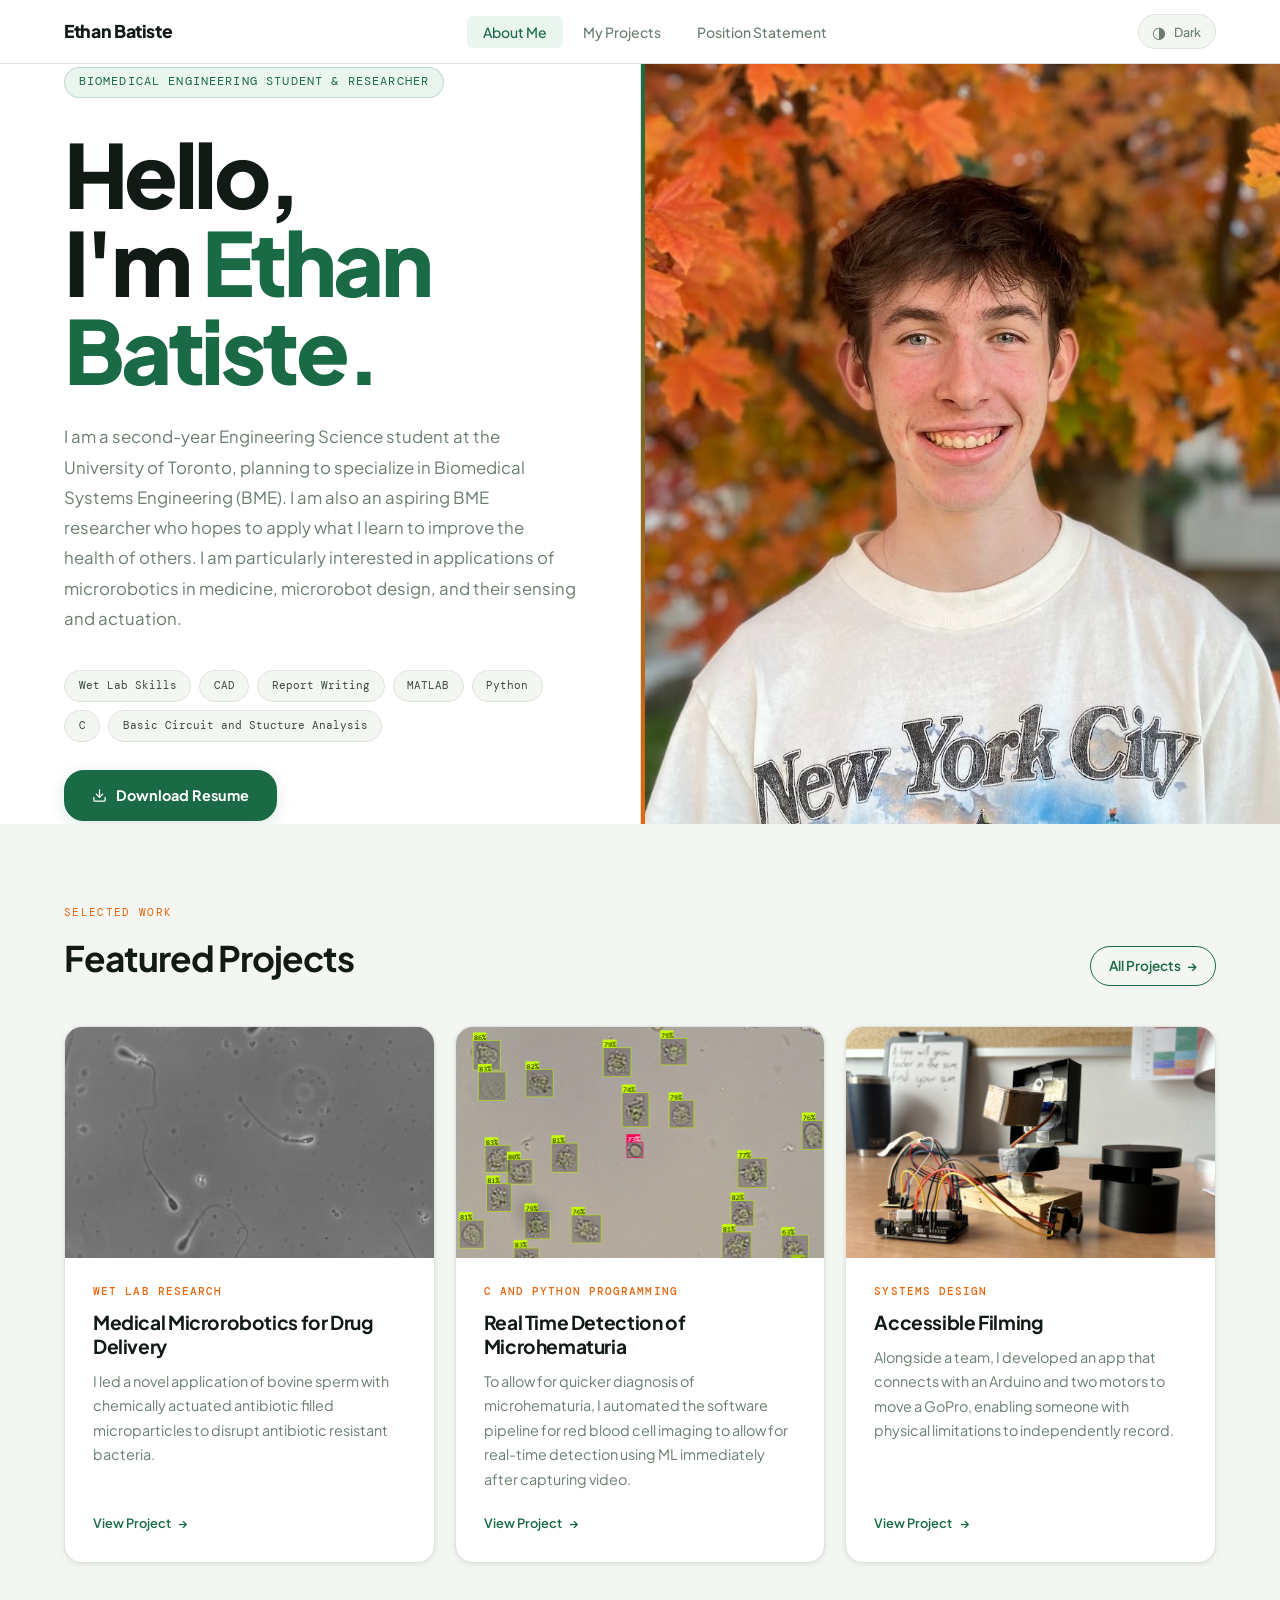
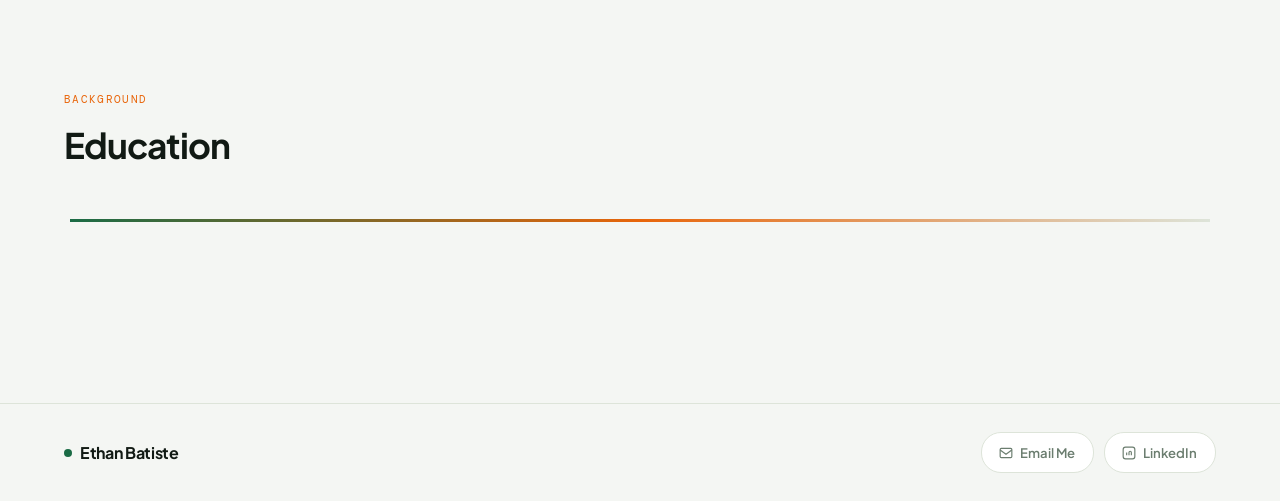
<file: index.html>
<!DOCTYPE html>
<html lang="en">
<head>
  <meta charset="UTF-8" />
  <meta name="viewport" content="width=device-width, initial-scale=1.0" />
  <script>
    (function(){
      var t = localStorage.getItem('portfolio-theme') ||
        (window.matchMedia('(prefers-color-scheme: dark)').matches ? 'dark' : 'light');
      document.documentElement.setAttribute('data-theme', t);
    })();
  </script>
  <title>Ethan Batiste - Portfolio</title>
  <link rel="stylesheet" href="style.css" />
</head>
<body>

  <!-- NAV -->
  <nav>
    <a href="index.html" class="nav-logo">
      Ethan Batiste
    </a>
    <ul class="nav-links" role="list">
      <li><a href="index.html">About Me</a></li>
      <li><a href="projects.html">My Projects</a></li>
      <li><a href="statement.html">Position Statement</a></li>
    </ul>
    <div class="nav-right">
      <button class="theme-toggle" aria-label="Toggle theme">
        <span class="toggle-icon">◑</span>
        <span class="toggle-label">Dark</span>
      </button>
      <button class="hamburger" aria-label="Open menu" aria-expanded="false">
        <span></span><span></span><span></span>
      </button>
    </div>
  </nav>

  <main class="page">

    <!-- HERO -->
    <section class="hero">
      <div class="hero-content">
        <span class="hero-eyebrow fade-up">Biomedical Engineering Student & Researcher</span>

        <h1 class="hero-name fade-up">
          Hello,<br>I'm <span class="accent">Ethan Batiste.</span>
        </h1>

        <p class="hero-about fade-up">
          I am a second-year Engineering Science student at the University of Toronto, planning to specialize in Biomedical Systems Engineering (BME). I am also an aspiring BME researcher who hopes to apply what I learn to improve the health of others. I am particularly interested in applications of microrobotics in medicine, microrobot design, and their sensing and actuation.
        </p>

        <div class="keywords fade-up">
          <span class="keyword">Wet Lab Skills</span>
          <span class="keyword">CAD</span>
          <span class="keyword">Report Writing</span>
          <span class="keyword">MATLAB</span>
          <span class="keyword">Python</span>
          <span class="keyword">C</span>
          <span class="keyword">Basic Circuit and Stucture Analysis</span>
        </div>

        <div class="hero-actions fade-up">
  <a href="images/EthanBatisteCV_public.pdf" download class="resume-btn">
    <svg width="15" height="15" viewBox="0 0 24 24" fill="none" stroke="currentColor" stroke-width="2" stroke-linecap="round" stroke-linejoin="round">
      <path d="M21 15v4a2 2 0 0 1-2 2H5a2 2 0 0 1-2-2v-4"/>
      <polyline points="7 10 12 15 17 10"/>
      <line x1="12" y1="15" x2="12" y2="3"/>
    </svg>
    Download Resume
  </a>
</div>

        
      </div>

      <div class="hero-photo-wrap">
        <!-- Replace with your photo: <img src="assets/photo.jpg" alt="Your Name" /> -->
        <img src="images/ethan-v1.jpg" alt="Ethan Batiste" />
          <svg viewBox="0 0 24 24" fill="none" stroke="currentColor" stroke-width="1">
            <circle cx="12" cy="8" r="4.5"/><path d="M3 21c0-4.5 4-8 9-8s9 3.5 9 8"/>
          </svg>
          <span>Your Photo Here</span>
        </div>
      </div>
    </section>
    
    <!-- FEATURED PROJECTS -->
    <section class="featured-section">
      <div class="section-header">
        <div>
          <p class="section-eyebrow">Selected Work</p>
          <h2 class="section-title">Featured Projects</h2>
        </div>
        <a href="projects.html" class="section-link">All Projects</a>
      </div>

      <div class="featured-grid">

        <article class="project-card reveal" data-href="project1.html">
          <div class="card-img-wrap">
            <!-- <img src="assets/p1.jpg" alt="Project One"> -->
             <img src="images/SPARTN.png" alt="Project One">
          </div>
          <div class="card-body">
            <p class="card-tag">Wet Lab Research</p>
            <h3 class="card-title">Medical Microrobotics for Drug Delivery</h3>
            <p class="card-desc">I led a novel application of bovine sperm with chemically actuated antibiotic filled microparticles to disrupt antibiotic resistant bacteria.</p>
            <span class="card-arrow">View Project</span>
          </div>
        </article>

        <article class="project-card reveal" data-href="project2.html">
          <div class="card-img-wrap">
             <img src="images/UTBiome.png" alt="UTBiome">
          </div>
          <div class="card-body">
            <p class="card-tag">C and Python Programming</p>
            <h3 class="card-title">Real Time Detection of Microhematuria</h3>
            <p class="card-desc">To allow for quicker diagnosis of microhematuria, I automated the software pipeline for red blood cell imaging to allow for real-time detection using ML immediately after capturing video.</p>
            <span class="card-arrow">View Project</span>
          </div>
        </article>

        <article class="project-card reveal" data-href="project4.html">
          <div class="card-img-wrap">
             <img src="images/AccessibleFilming.jpg" alt="AccessibleFilming">
          </div>
          <div class="card-body">
            <p class="card-tag">Systems Design</p>
            <h3 class="card-title">Accessible Filming</h3>
            <p class="card-desc">Alongside a team, I developed an app that connects with an Arduino and two motors to move a GoPro, enabling someone with physical limitations to independently record.</p>
            <span class="card-arrow">View Project</span>
          </div>
        </article>

      </div>
    </section>
    <section class="education-section">
  <div class="section-header">
    <div>
      <p class="section-eyebrow">Background</p>
      <h2 class="section-title">Education</h2>
    </div>
  </div>

  <div class="timeline">

    <div class="timeline-item reveal">
      <div class="timeline-marker"></div>
      <div class="timeline-date">2021 – 2025</div>
      <div class="timeline-body">
        <h4 class="timeline-title">Laurel Heights S.S.</h4>
        <p class="timeline-sub">Ontario Secondary School Diploma</p>
        <p class="timeline-desc">Overall Grade 12 average of 98%</p>
      </div>
    </div>

    <div class="timeline-item reveal">
      <div class="timeline-marker"></div>
      <div class="timeline-date">2024 – 2025</div>
      <div class="timeline-body">
        <h4 class="timeline-title">University of Waterloo</h4>
        <p class="timeline-sub">Visiting Researcher</p>
        <p class="timeline-desc">Led a BME research project.</p>
      </div>
    </div>

    <div class="timeline-item reveal">
      <div class="timeline-marker"></div>
      <div class="timeline-date">2025 – Present</div>
      <div class="timeline-body">
        <h4 class="timeline-title">University of Toronto</h4>
        <p class="timeline-sub">BASc - Engineering Science</p>
        <p class="timeline-desc">Expected graduation: 2030</p>
      </div>
    </div>

    <div class="timeline-item timeline-item--future reveal">
      <div class="timeline-marker timeline-marker--future"></div>
      <div class="timeline-date">Next</div>
      <div class="timeline-body">
        <h4 class="timeline-title">Future in Research and Industry</h4>
        <p class="timeline-sub">The best chapter hasn't started yet.</p>
      </div>
    </div>

  </div>
</section>

  </main>

  <!-- FOOTER -->
  <footer>
    <span class="footer-name">Ethan Batiste</span>
    <div class="footer-links">
      <a href="mailto:ethan.will.batiste@gmail.com" class="footer-btn">
        <svg width="14" height="14" viewBox="0 0 24 24" fill="none" stroke="currentColor" stroke-width="2">
          <rect x="2" y="4" width="20" height="16" rx="2"/><path d="m2 7 10 7 10-7"/>
        </svg>
        Email Me
      </a>
      <a href="https://www.linkedin.com/in/ethan-batiste/" target="_blank" rel="noopener" class="footer-btn">
        <svg width="14" height="14" viewBox="0 0 24 24" fill="none" stroke="currentColor" stroke-width="2">
          <rect x="2" y="2" width="20" height="20" rx="4"/>
          <path d="M8 11v5M8 8v.01M12 16v-5M12 11c0-1.1.9-2 2-2s2 .9 2 2v5"/>
        </svg>
        LinkedIn
      </a>
    </div>
  </footer>

  <script src="script.js"></script>
</body>
</html>
</file>
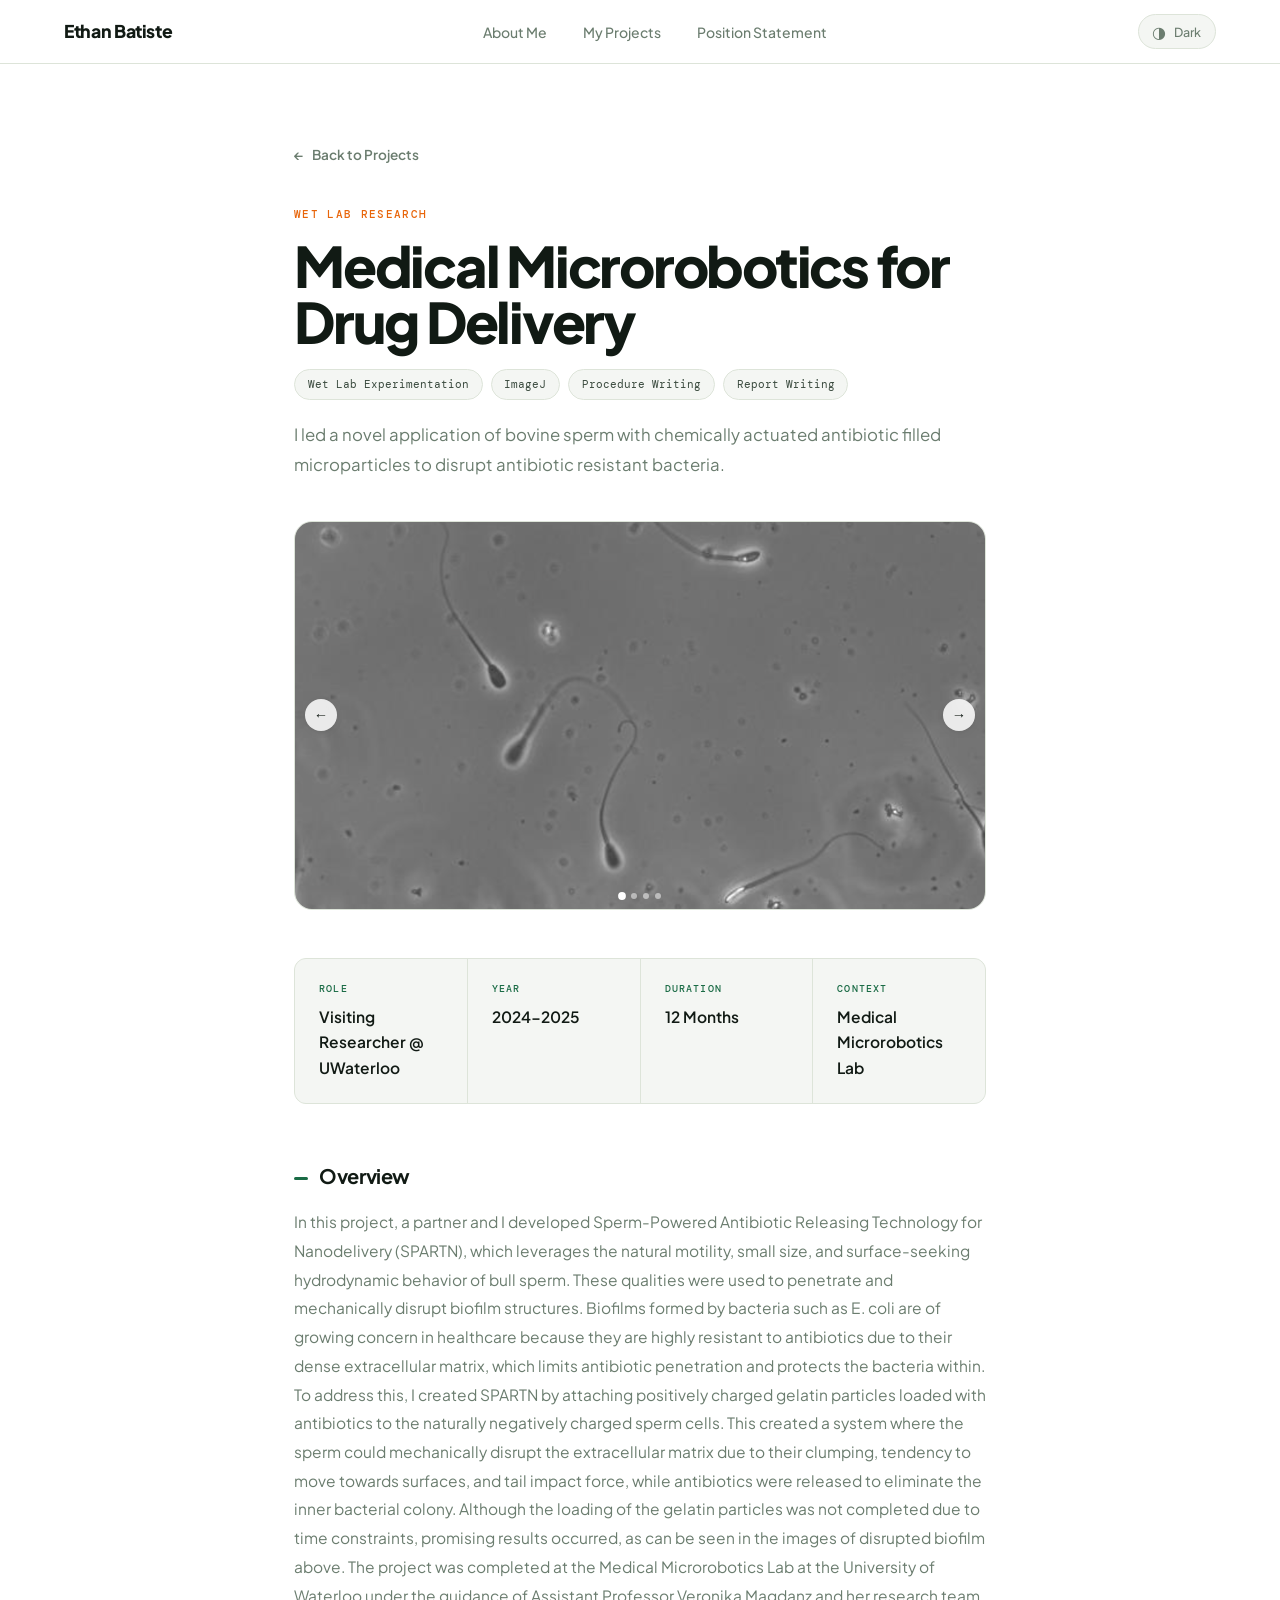
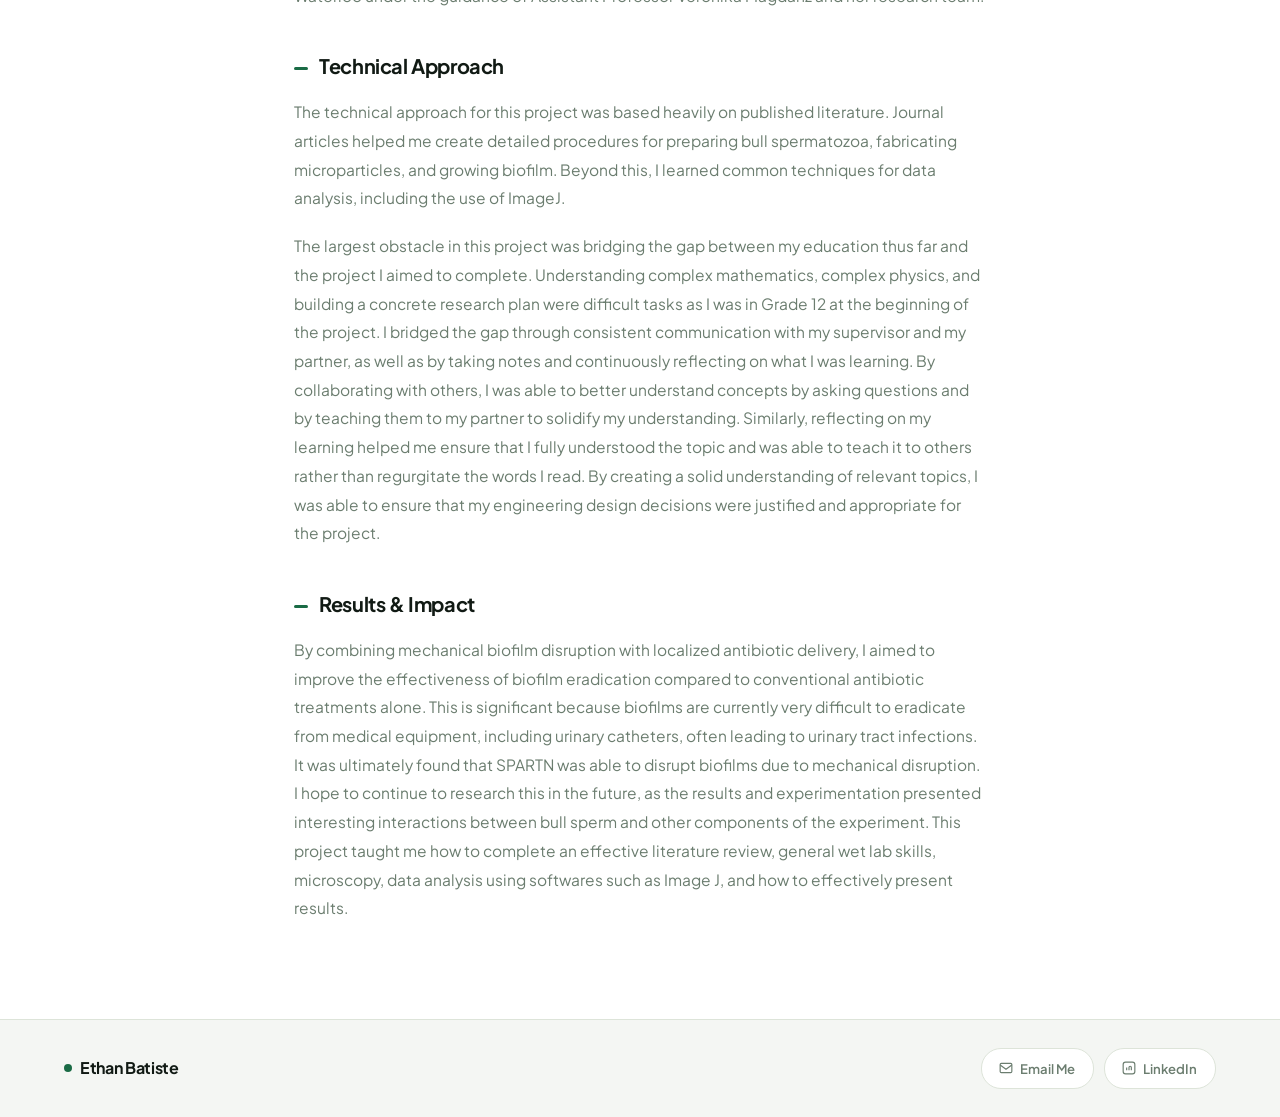
<file: project1.html>
<!DOCTYPE html>
<html lang="en">
<head>
  <meta charset="UTF-8" />
  <meta name="viewport" content="width=device-width, initial-scale=1.0" />
  <script>
    (function(){
      var t = localStorage.getItem('portfolio-theme') ||
        (window.matchMedia('(prefers-color-scheme: dark)').matches ? 'dark' : 'light');
      document.documentElement.setAttribute('data-theme', t);
    })();
  </script>
  <title>SPARTN — Ethan Batiste</title>
  <link rel="stylesheet" href="style.css" />
</head>
<body>

  <nav>
    <a href="index.html" class="nav-logo">
      Ethan Batiste
    </a>
    <ul class="nav-links" role="list">
      <li><a href="index.html">About Me</a></li>
      <li><a href="projects.html">My Projects</a></li>
      <li><a href="statement.html">Position Statement</a></li>
    </ul>
    <div class="nav-right">
      <button class="theme-toggle" aria-label="Toggle theme">
        <span class="toggle-icon">◑</span>
        <span class="toggle-label">Dark</span>
      </button>
      <button class="hamburger" aria-label="Open menu" aria-expanded="false">
        <span></span><span></span><span></span>
      </button>
    </div>
  </nav>

  <main class="page">
    <article class="project-detail">

      <a href="projects.html" class="back-link fade-up">Back to Projects</a>

      <p class="detail-tag fade-up">Wet Lab Research</p>
      <h1 class="detail-title fade-up">Medical Microrobotics for Drug Delivery</h1>
        <div class="tech-list fade-up">
          <span class="tech-tag">Wet Lab Experimentation</span>
          <span class="tech-tag">ImageJ</span>
          <span class="tech-tag">Procedure Writing</span>
          <span class="tech-tag">Report Writing</span>
        </div>
      <p class="detail-subtitle fade-up">
        I led a novel application of bovine sperm with chemically actuated antibiotic filled microparticles to disrupt antibiotic resistant bacteria.
      </p>

      
      <div class="detail-hero-img fade-up">
          <div class="slideshow">
      <div class="slideshow-track">

        <div class="slideshow-slide">
          <img src="images/SPARTN.png" alt="SPARTN">
        </div>
        <div class="slideshow-slide">
          <img src="images/SPARTNBiofilm.png" alt="SPARTNBiofilm">
        </div>
        <div class="slideshow-slide">
          <img src="images/PlanPhoto.png" alt="ResearchPlan">
        </div>
        <div class="slideshow-slide">
          <img src="images/Microparticles1.png" alt="Microparticles">
        </div>

      </div>

      <button class="slideshow-btn slideshow-btn--prev" aria-label="Previous">&#8592;</button>
      <button class="slideshow-btn slideshow-btn--next" aria-label="Next">&#8594;</button>

      <div class="slideshow-dots">
        <button class="slideshow-dot active"></button>
        <button class="slideshow-dot"></button>
        <button class="slideshow-dot"></button>
        <button class="slideshow-dot"></button>
      </div>
    </div>
        <!-- <img src="assets/p1-hero.jpg" alt="Project One"> -->
      </div>

      <div class="detail-meta fade-up">
        <div class="meta-item">
          <label>Role</label>
          <span>Visiting Researcher @ UWaterloo</span>
        </div>
        <div class="meta-item">
          <label>Year</label>
          <span>2024-2025</span>
        </div>
        <div class="meta-item">
          <label>Duration</label>
          <span>12 Months</span>
        </div>
        <div class="meta-item">
          <label>Context</label>
          <span>Medical Microrobotics Lab</span>
        </div>
      </div>

      <div class="detail-body fade-up">

        <h3>Overview</h3>
        <p>
          In this project, a partner and I developed Sperm-Powered Antibiotic Releasing Technology for Nanodelivery (SPARTN), which leverages the natural motility, small size, and surface-seeking hydrodynamic behavior of bull sperm. 
          These qualities were used to penetrate and mechanically disrupt biofilm structures. Biofilms formed by bacteria such as E. coli are of growing concern in healthcare because they are highly resistant to antibiotics due to their dense extracellular matrix, which limits antibiotic penetration and protects the bacteria within. 
          To address this, I created SPARTN by attaching positively charged gelatin particles loaded with antibiotics to the naturally negatively charged sperm cells. 
          This created a system where the sperm could mechanically disrupt the extracellular matrix due to their clumping, tendency to move towards surfaces, and tail impact force, while antibiotics were released to eliminate the inner bacterial colony. 
          Although the loading of the gelatin particles was not completed due to time constraints, promising results occurred, as can be seen in the images of disrupted biofilm above. 
          The project was completed at the Medical Microrobotics Lab at the University of Waterloo under the guidance of Assistant Professor Veronika Magdanz and her research team.
        </p>

        <h3>Technical Approach</h3>
        <p>
          The technical approach for this project was based heavily on published literature. 
          Journal articles helped me create detailed procedures for preparing bull spermatozoa, fabricating microparticles, and growing biofilm. 
          Beyond this, I learned common techniques for data analysis, including the use of ImageJ.

        </p>
        <p>
          The largest obstacle in this project was bridging the gap between my education thus far and the project I aimed to complete. 
          Understanding complex mathematics, complex physics, and building a concrete research plan were difficult tasks as I was in Grade 12 at the beginning of the project. 
          I bridged the gap through consistent communication with my supervisor and my partner, as well as by taking notes and continuously reflecting on what I was learning. 
          By collaborating with others, I was able to better understand concepts by asking questions and by teaching them to my partner to solidify my understanding. 
          Similarly, reflecting on my learning helped me ensure that I fully understood the topic and was able to teach it to others rather than regurgitate the words I read. 
          By creating a solid understanding of relevant topics, I was able to ensure that my engineering design decisions were justified and appropriate for the project.
        </p>

        <h3>Results &amp; Impact</h3>
        <p>
          By combining mechanical biofilm disruption with localized antibiotic delivery, I aimed to improve the effectiveness of biofilm eradication compared to conventional antibiotic treatments alone. 
          This is significant because biofilms are currently very difficult to eradicate from medical equipment, including urinary catheters, often leading to urinary tract infections. 
          It was ultimately found that SPARTN was able to disrupt biofilms due to mechanical disruption. I hope to continue to research this in the future, as the results and experimentation presented interesting interactions between bull sperm and other components of the experiment. 
          This project taught me how to complete an effective literature review, general wet lab skills, microscopy, data analysis using softwares such as Image J, and how to effectively present results.
        </p>

        

      </div>

    </article>
  </main>

  <footer>
    <span class="footer-name">Ethan Batiste</span>
    <div class="footer-links">
      <a href="mailto:ethan.will.batiste@gmail.com" class="footer-btn">
        <svg width="14" height="14" viewBox="0 0 24 24" fill="none" stroke="currentColor" stroke-width="2">
          <rect x="2" y="4" width="20" height="16" rx="2"/><path d="m2 7 10 7 10-7"/>
        </svg>
        Email Me
      </a>
      <a href="https://linkedin.com/in/ethan-batiste/" target="_blank" rel="noopener" class="footer-btn">
        <svg width="14" height="14" viewBox="0 0 24 24" fill="none" stroke="currentColor" stroke-width="2">
          <rect x="2" y="2" width="20" height="20" rx="4"/>
          <path d="M8 11v5M8 8v.01M12 16v-5M12 11c0-1.1.9-2 2-2s2 .9 2 2v5"/>
        </svg>
        LinkedIn
      </a>
    </div>
  </footer>

  <script src="script.js"></script>
</body>
</html>
</file>
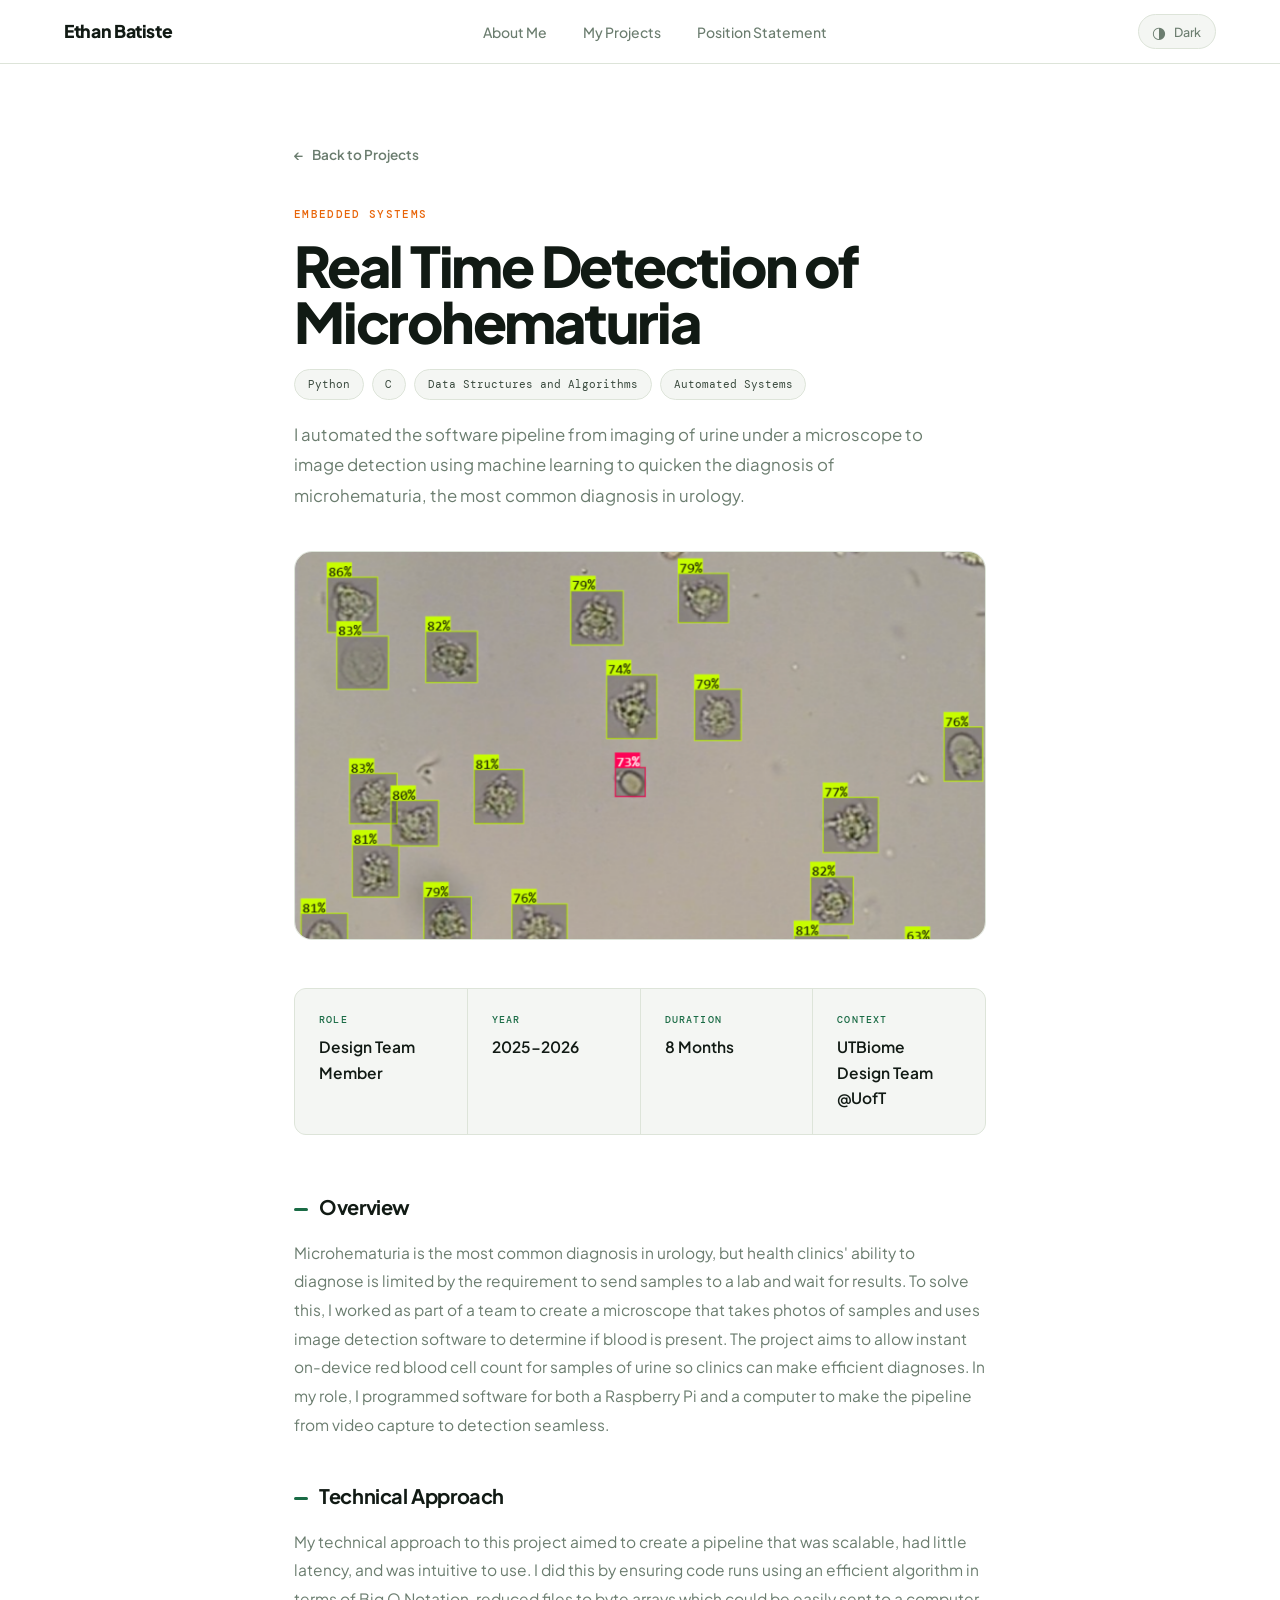
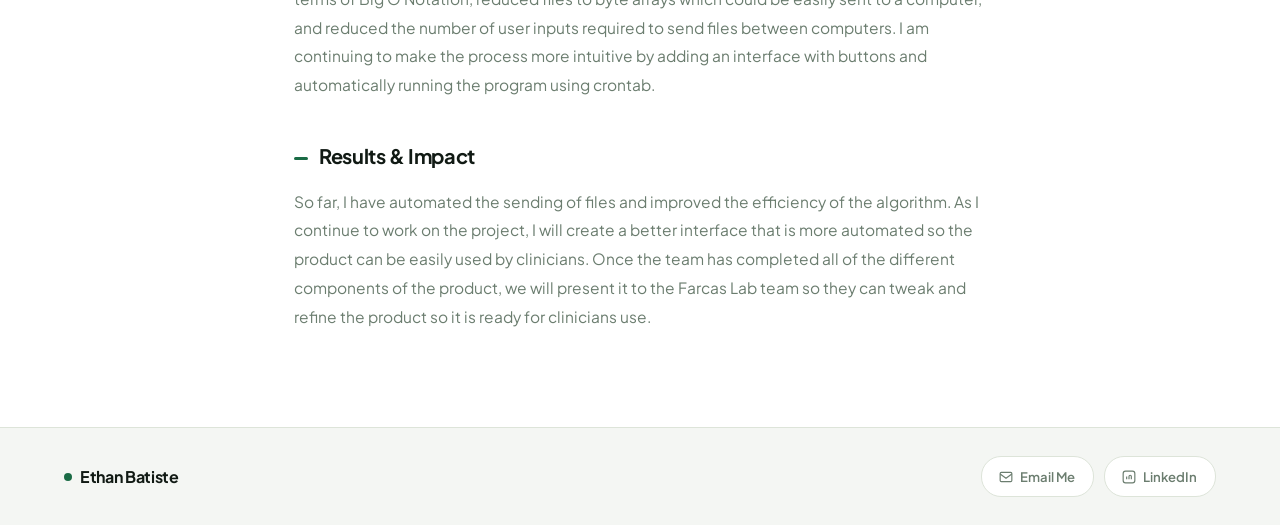
<file: project2.html>
<!DOCTYPE html>
<html lang="en">
<head>
  <meta charset="UTF-8" />
  <meta name="viewport" content="width=device-width, initial-scale=1.0" />
  <script>
    (function(){
      var t = localStorage.getItem('portfolio-theme') ||
        (window.matchMedia('(prefers-color-scheme: dark)').matches ? 'dark' : 'light');
      document.documentElement.setAttribute('data-theme', t);
    })();
  </script>
  <title>RBC Abnormality Detection — Ethan Batiste</title>
  <link rel="stylesheet" href="style.css" />
</head>
<body>

  <nav>
    <a href="index.html" class="nav-logo">
      Ethan Batiste
    </a>
    <ul class="nav-links" role="list">
      <li><a href="index.html">About Me</a></li>
      <li><a href="projects.html">My Projects</a></li>
      <li><a href="statement.html">Position Statement</a></li>
    </ul>
    <div class="nav-right">
      <button class="theme-toggle" aria-label="Toggle theme">
        <span class="toggle-icon">◑</span>
        <span class="toggle-label">Dark</span>
      </button>
      <button class="hamburger" aria-label="Open menu" aria-expanded="false">
        <span></span><span></span><span></span>
      </button>
    </div>
  </nav>

  <main class="page">
    <article class="project-detail">

      <a href="projects.html" class="back-link fade-up">Back to Projects</a>

      <p class="detail-tag fade-up">Embedded Systems</p>
      <h1 class="detail-title fade-up">Real Time Detection of Microhematuria</h1>
        <div class="tech-list fade-up">
          <span class="tech-tag">Python</span>
          <span class="tech-tag">C</span>
          <span class="tech-tag">Data Structures and Algorithms</span>
          <span class="tech-tag">Automated Systems</span>
        </div>
      <p class="detail-subtitle fade-up">
        I automated the software pipeline from imaging of urine under a microscope to image detection using machine learning to quicken the diagnosis of microhematuria, the most common diagnosis in urology.
      </p>

      <div class="detail-hero-img fade-up">
        <!-- <img src="assets/p1-hero.jpg" alt="Project One"> -->
        <img src="images/UTBiome.png" alt="UTBiome">
      </div>

      <div class="detail-meta fade-up">
        <div class="meta-item">
          <label>Role</label>
          <span>Design Team Member</span>
        </div>
        <div class="meta-item">
          <label>Year</label>
          <span>2025-2026</span>
        </div>
        <div class="meta-item">
          <label>Duration</label>
          <span>8 Months</span>
        </div>
        <div class="meta-item">
          <label>Context</label>
          <span>UTBiome Design Team @UofT</span>
        </div>
      </div>

      <div class="detail-body fade-up">

        <h3>Overview</h3>
        <p>
          Microhematuria is the most common diagnosis in urology, but health clinics' ability to diagnose is limited by the requirement to send samples to a lab and wait for results. 
          To solve this, I worked as part of a team to create a microscope that takes photos of samples and uses image detection software to determine if blood is present. 
          The project aims to allow instant on-device red blood cell count for samples of urine so clinics can make efficient diagnoses. 
          In my role, I programmed software for both a Raspberry Pi and a computer to make the pipeline from video capture to detection seamless.
        </p>

        <h3>Technical Approach</h3>
        <p>
          My technical approach to this project aimed to create a pipeline that was scalable, had little latency, and was intuitive to use. 
          I did this by ensuring code runs using an efficient algorithm in terms of Big O Notation, reduced files to byte arrays which could be easily sent to a computer, and reduced the number of user inputs required to send files between computers. 
          I am continuing to make the process more intuitive by adding an interface with buttons and automatically running the program using crontab.
        </p>

        <h3>Results &amp; Impact</h3>
        <p>
          So far, I have automated the sending of files and improved the efficiency of the algorithm. As I continue to work on the project, I will create a better interface that is more automated so the product can be easily used by clinicians. 
          Once the team has completed all of the different components of the product, we will present it to the Farcas Lab team so they can tweak and refine the product so it is ready for clinicians use.
        </p>

      </div>

    </article>
  </main>

  <footer>
    <span class="footer-name">Ethan Batiste</span>
    <div class="footer-links">
      <a href="mailto:ethan.will.batiste@gmail.com" class="footer-btn">
        <svg width="14" height="14" viewBox="0 0 24 24" fill="none" stroke="currentColor" stroke-width="2">
          <rect x="2" y="4" width="20" height="16" rx="2"/><path d="m2 7 10 7 10-7"/>
        </svg>
        Email Me
      </a>
      <a href="https://linkedin.com/in/ethan-batiste/" target="_blank" rel="noopener" class="footer-btn">
        <svg width="14" height="14" viewBox="0 0 24 24" fill="none" stroke="currentColor" stroke-width="2">
          <rect x="2" y="2" width="20" height="20" rx="4"/>
          <path d="M8 11v5M8 8v.01M12 16v-5M12 11c0-1.1.9-2 2-2s2 .9 2 2v5"/>
        </svg>
        LinkedIn
      </a>
    </div>
  </footer>

  <script src="script.js"></script>
</body>
</html>
</file>
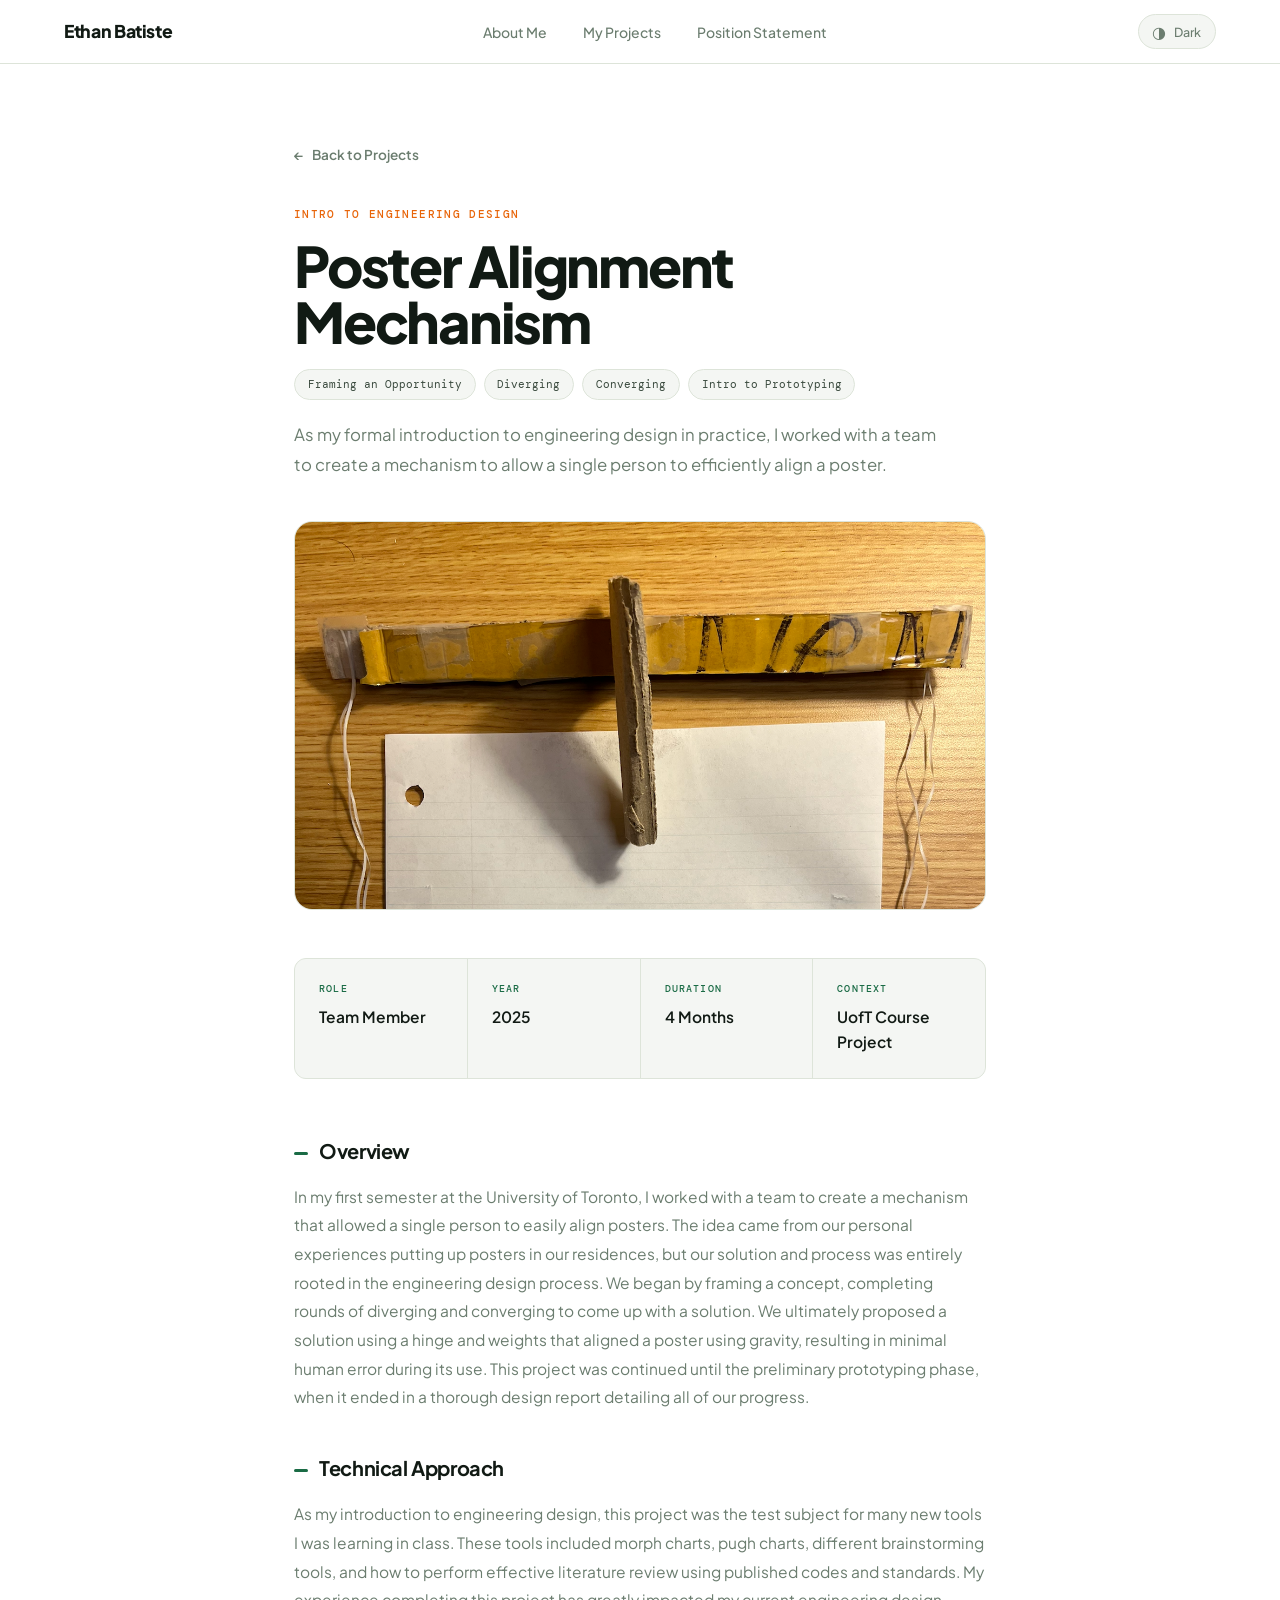
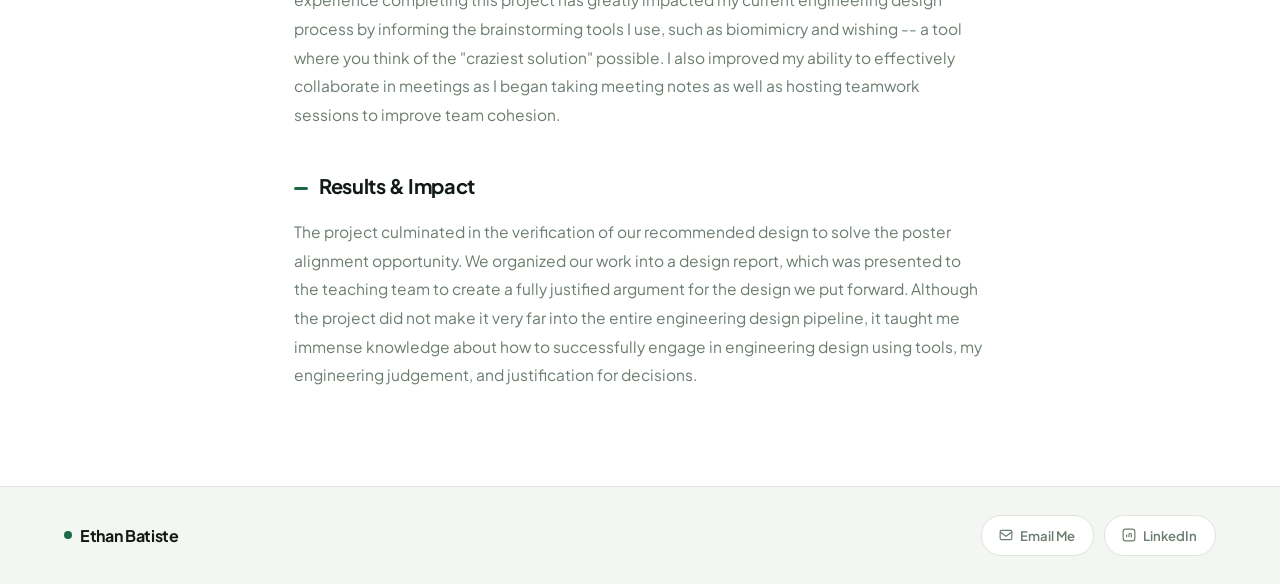
<file: project3.html>
<!DOCTYPE html>
<html lang="en">
<head>
  <meta charset="UTF-8" />
  <meta name="viewport" content="width=device-width, initial-scale=1.0" />
  <script>
    (function(){
      var t = localStorage.getItem('portfolio-theme') ||
        (window.matchMedia('(prefers-color-scheme: dark)').matches ? 'dark' : 'light');
      document.documentElement.setAttribute('data-theme', t);
    })();
  </script>
  <title>Accessible Filming — Ethan Batiste</title>
  <link rel="stylesheet" href="style.css" />
</head>
<body>

  <nav>
    <a href="index.html" class="nav-logo">
      Ethan Batiste
    </a>
    <ul class="nav-links" role="list">
      <li><a href="index.html">About Me</a></li>
      <li><a href="projects.html">My Projects</a></li>
      <li><a href="statement.html">Position Statement</a></li>
    </ul>
    <div class="nav-right">
      <button class="theme-toggle" aria-label="Toggle theme">
        <span class="toggle-icon">◑</span>
        <span class="toggle-label">Dark</span>
      </button>
      <button class="hamburger" aria-label="Open menu" aria-expanded="false">
        <span></span><span></span><span></span>
      </button>
    </div>
  </nav>

  <main class="page">
    <article class="project-detail">

      <a href="projects.html" class="back-link fade-up">Back to Projects</a>

      <p class="detail-tag fade-up">Intro to Engineering Design</p>
      <h1 class="detail-title fade-up">Poster Alignment Mechanism</h1>
        <div class="tech-list fade-up">
          <span class="tech-tag">Framing an Opportunity</span>
          <span class="tech-tag">Diverging</span>
          <span class="tech-tag">Converging</span>
          <span class="tech-tag">Intro to Prototyping</span>
        </div>
      <p class="detail-subtitle fade-up">
        As my formal introduction to engineering design in practice, I worked with a team to create a mechanism to allow a single person to efficiently align a poster.
      </p>

      <div class="detail-hero-img fade-up">
        <!-- <img src="assets/p1-hero.jpg" alt="Project One"> -->
        <img src="images/PosterAlignment.png" alt="PosterAlignment">
      </div>

      <div class="detail-meta fade-up">
        <div class="meta-item">
          <label>Role</label>
          <span>Team Member</span>
        </div>
        <div class="meta-item">
          <label>Year</label>
          <span>2025</span>
        </div>
        <div class="meta-item">
          <label>Duration</label>
          <span>4 Months</span>
        </div>
        <div class="meta-item">
          <label>Context</label>
          <span>UofT Course Project</span>
        </div>
      </div>

      <div class="detail-body fade-up">

        <h3>Overview</h3>
        <p>
          In my first semester at the University of Toronto, I worked with a team to create a mechanism that allowed a single person to easily align posters. 
          The idea came from our personal experiences putting up posters in our residences, but our solution and process was entirely rooted in the engineering design process. 
          We began by framing a concept, completing rounds of diverging and converging to come up with a solution. 
          We ultimately proposed a solution using a hinge and weights that aligned a poster using gravity, resulting in minimal human error during its use. 
          This project was continued until the preliminary prototyping phase, when it ended in a thorough design report detailing all of our progress.
        </p>

        <h3>Technical Approach</h3>
        <p>
          As my introduction to engineering design, this project was the test subject for many new tools I was learning in class. 
          These tools included morph charts, pugh charts, different brainstorming tools, and how to perform effective literature review using published codes and standards. 
          My experience completing this project has greatly impacted my current engineering design process by informing the brainstorming tools I use, such as biomimicry and wishing -- a tool where you think of the "craziest solution" possible. 
          I also improved my ability to effectively collaborate in meetings as I began taking meeting notes as well as hosting teamwork sessions to improve team cohesion.
        </p>

        <h3>Results &amp; Impact</h3>
        <p>
          The project culminated in the verification of our recommended design to solve the poster alignment opportunity. 
          We organized our work into a design report, which was presented to the teaching team to create a fully justified argument for the design we put forward. 
          Although the project did not make it very far into the entire engineering design pipeline, it taught me immense knowledge about how to successfully engage in engineering design using tools, my engineering judgement, and justification for decisions.
        </p>

      </div>

    </article>
  </main>

  <footer>
    <span class="footer-name">Ethan Batiste</span>
    <div class="footer-links">
      <a href="mailto:ethan.will.batiste@gmail.com" class="footer-btn">
        <svg width="14" height="14" viewBox="0 0 24 24" fill="none" stroke="currentColor" stroke-width="2">
          <rect x="2" y="4" width="20" height="16" rx="2"/><path d="m2 7 10 7 10-7"/>
        </svg>
        Email Me
      </a>
      <a href="https://linkedin.com/in/ethan-batiste/" target="_blank" rel="noopener" class="footer-btn">
        <svg width="14" height="14" viewBox="0 0 24 24" fill="none" stroke="currentColor" stroke-width="2">
          <rect x="2" y="2" width="20" height="20" rx="4"/>
          <path d="M8 11v5M8 8v.01M12 16v-5M12 11c0-1.1.9-2 2-2s2 .9 2 2v5"/>
        </svg>
        LinkedIn
      </a>
    </div>
  </footer>

  <script src="script.js"></script>
</body>
</html>
</file>
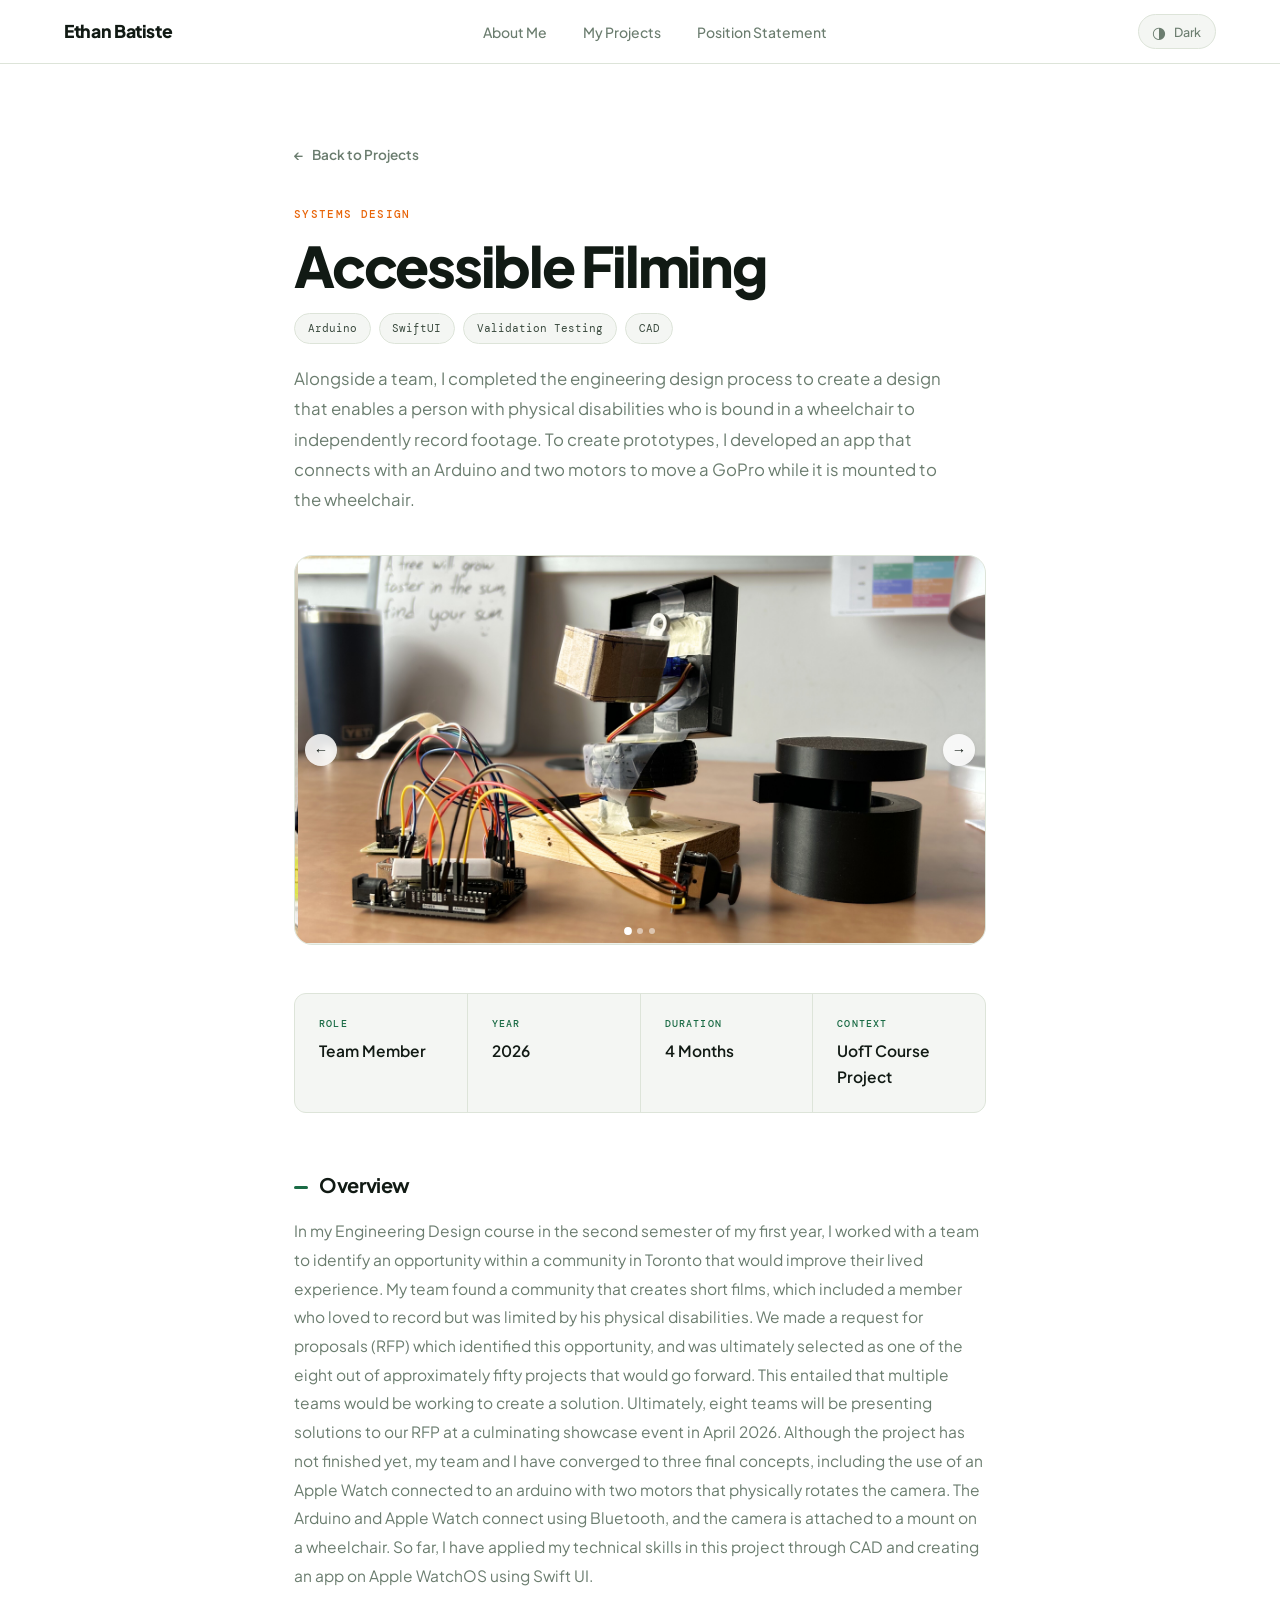
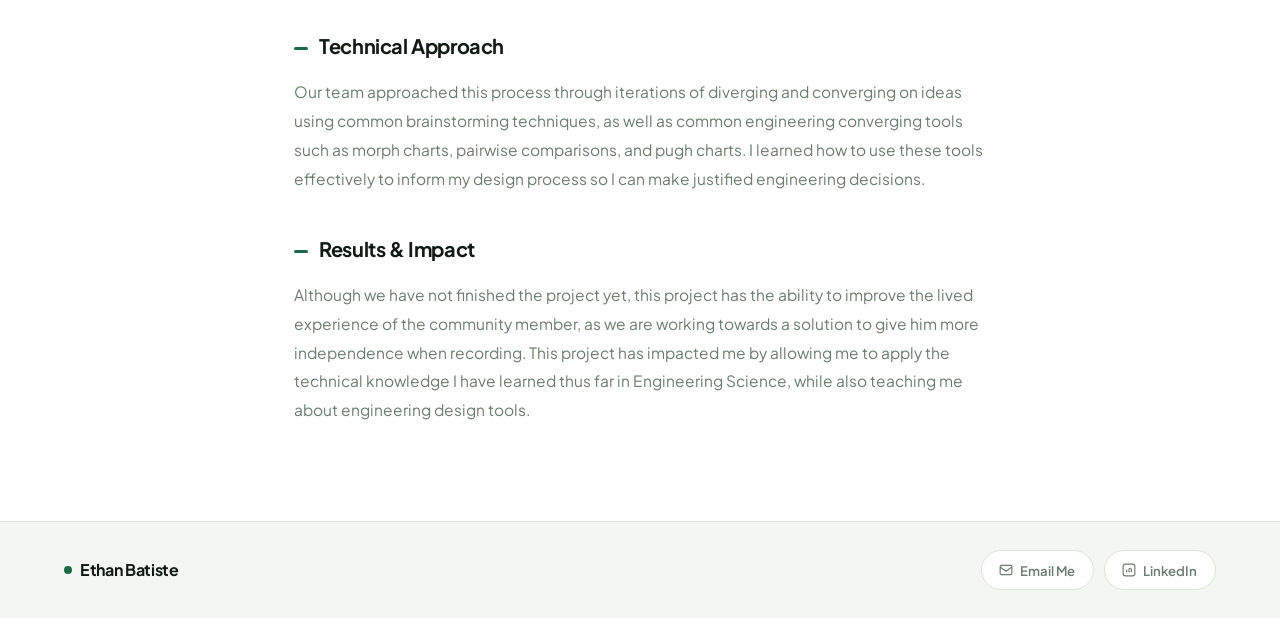
<file: project4.html>
<!DOCTYPE html>
<html lang="en">
<head>
  <meta charset="UTF-8" />
  <meta name="viewport" content="width=device-width, initial-scale=1.0" />
  <script>
    (function(){
      var t = localStorage.getItem('portfolio-theme') ||
        (window.matchMedia('(prefers-color-scheme: dark)').matches ? 'dark' : 'light');
      document.documentElement.setAttribute('data-theme', t);
    })();
  </script>
  <title>Accessible Filming — Ethan Batiste</title>
  <link rel="stylesheet" href="style.css" />
</head>
<body>

  <nav>
    <a href="index.html" class="nav-logo">
      Ethan Batiste
    </a>
    <ul class="nav-links" role="list">
      <li><a href="index.html">About Me</a></li>
      <li><a href="projects.html">My Projects</a></li>
      <li><a href="statement.html">Position Statement</a></li>
    </ul>
    <div class="nav-right">
      <button class="theme-toggle" aria-label="Toggle theme">
        <span class="toggle-icon">◑</span>
        <span class="toggle-label">Dark</span>
      </button>
      <button class="hamburger" aria-label="Open menu" aria-expanded="false">
        <span></span><span></span><span></span>
      </button>
    </div>
  </nav>

  <main class="page">
    <article class="project-detail">

      <a href="projects.html" class="back-link fade-up">Back to Projects</a>

      <p class="detail-tag fade-up">Systems Design</p>
      <h1 class="detail-title fade-up">Accessible Filming</h1>
      <div class="tech-list fade-up">
          <span class="tech-tag">Arduino</span>
          <span class="tech-tag">SwiftUI</span>
          <span class="tech-tag">Validation Testing</span>
          <span class="tech-tag">CAD</span>
      </div>
      <p class="detail-subtitle fade-up">
        Alongside a team, I completed the engineering design process to create a design that enables a person with physical disabilities who is bound in a wheelchair to independently record footage. 
        To create prototypes, I developed an app that connects with an Arduino and two motors to move a GoPro while it is mounted to the wheelchair.
      </p>

      <div class="detail-hero-img fade-up">
        <div class="slideshow">
      <div class="slideshow-track">

        <div class="slideshow-slide">
          <img src="images/AccessibleFilming.jpg" alt="AccessibleFilming">
        </div>
        <div class="slideshow-slide">
          <img src="images/AppleWatch.png" alt="WatchOS">
        </div>
        <div class="slideshow-slide">
          <img src="images/Beta.png" alt="Beta">
        </div>

      </div>

      <button class="slideshow-btn slideshow-btn--prev" aria-label="Previous">&#8592;</button>
      <button class="slideshow-btn slideshow-btn--next" aria-label="Next">&#8594;</button>

      <div class="slideshow-dots">
        <button class="slideshow-dot active"></button>
        <button class="slideshow-dot"></button>
        <button class="slideshow-dot"></button>
      </div>
    </div>
        <!-- <img src="assets/p1-hero.jpg" alt="Project One"> -->
        <div class="card-img-placeholder" style="height:100%">Project Hero Image</div>
      </div>

      <div class="detail-meta fade-up">
        <div class="meta-item">
          <label>Role</label>
          <span>Team Member</span>
        </div>
        <div class="meta-item">
          <label>Year</label>
          <span>2026</span>
        </div>
        <div class="meta-item">
          <label>Duration</label>
          <span>4 Months</span>
        </div>
        <div class="meta-item">
          <label>Context</label>
          <span>UofT Course Project</span>
        </div>
      </div>

      <div class="detail-body fade-up">

        <h3>Overview</h3>
        <p>
          In my Engineering Design course in the second semester of my first year, I worked with a team to identify an opportunity within a community in Toronto that would improve their lived experience. 
          My team found a community that creates short films, which included a member who loved to record but was limited by his physical disabilities. 
          We made a request for proposals (RFP) which identified this opportunity, and was ultimately selected as one of the eight out of approximately fifty projects that would go forward. 
          This entailed that multiple teams would be working to create a solution. Ultimately, eight teams will be presenting solutions to our RFP at a culminating showcase event in April 2026. 
          Although the project has not finished yet, my team and I have converged to three final concepts, including the use of an Apple Watch connected to an arduino with two motors that physically rotates the camera. 
          The Arduino and Apple Watch connect using Bluetooth, and the camera is attached to a mount on a wheelchair. 
          So far, I have applied my technical skills in this project through CAD and creating an app on Apple WatchOS using Swift UI.
        </p>

        <h3>Technical Approach</h3>
        <p>
          Our team approached this process through iterations of diverging and converging on ideas using common brainstorming techniques, as well as common engineering converging tools such as morph charts, pairwise comparisons, and pugh charts. 
          I learned how to use these tools effectively to inform my design process so I can make justified engineering decisions. 
        </p>

        <h3>Results &amp; Impact</h3>
        <p>
          Although we have not finished the project yet, this project has the ability to improve the lived experience of the community member, as we are working towards a solution to give him more independence when recording. 
          This project has impacted me by allowing me to apply the technical knowledge I have learned thus far in Engineering Science, while also teaching me about engineering design tools.
        </p>

      </div>

    </article>
  </main>

  <footer>
    <span class="footer-name">Ethan Batiste</span>
    <div class="footer-links">
      <a href="mailto:ethan.will.batiste@gmail.com" class="footer-btn">
        <svg width="14" height="14" viewBox="0 0 24 24" fill="none" stroke="currentColor" stroke-width="2">
          <rect x="2" y="4" width="20" height="16" rx="2"/><path d="m2 7 10 7 10-7"/>
        </svg>
        Email Me
      </a>
      <a href="https://linkedin.com/in/ethan-batiste/" target="_blank" rel="noopener" class="footer-btn">
        <svg width="14" height="14" viewBox="0 0 24 24" fill="none" stroke="currentColor" stroke-width="2">
          <rect x="2" y="2" width="20" height="20" rx="4"/>
          <path d="M8 11v5M8 8v.01M12 16v-5M12 11c0-1.1.9-2 2-2s2 .9 2 2v5"/>
        </svg>
        LinkedIn
      </a>
    </div>
  </footer>

  <script src="script.js"></script>
</body>
</html>
</file>
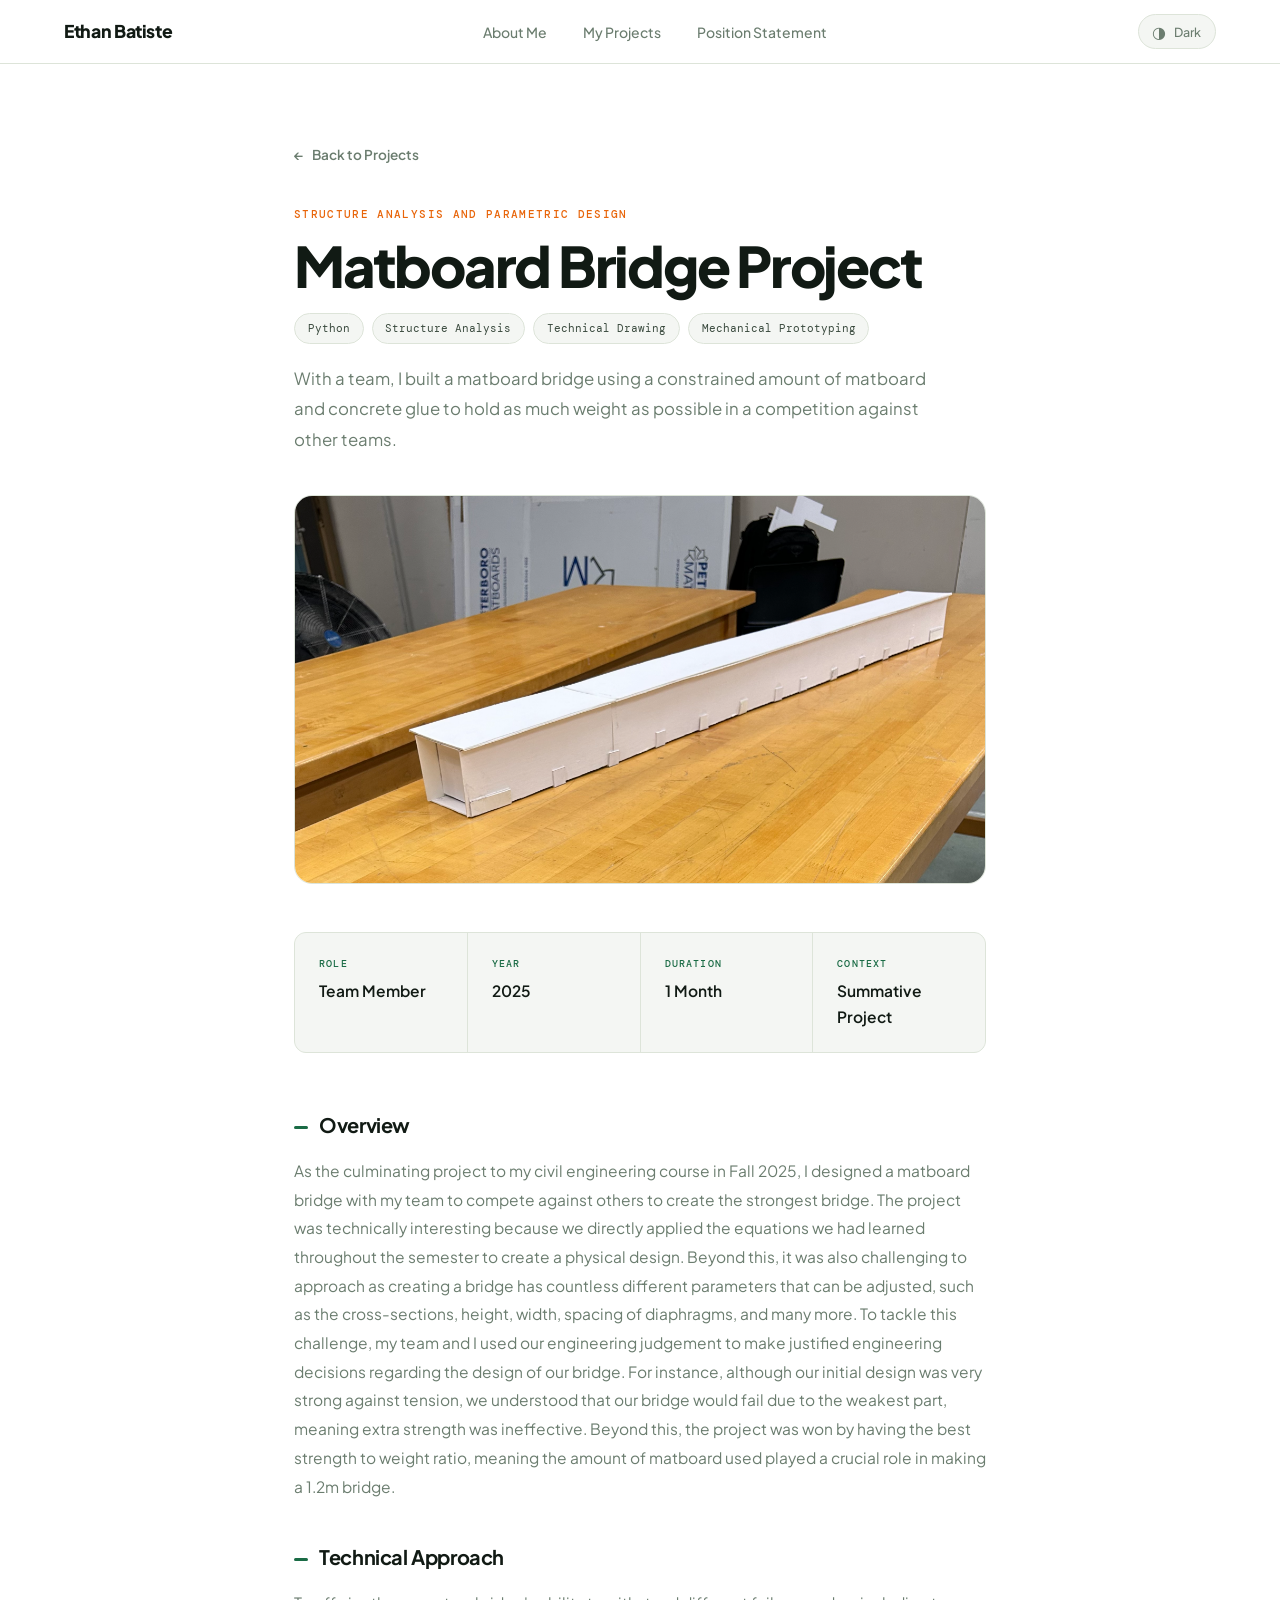
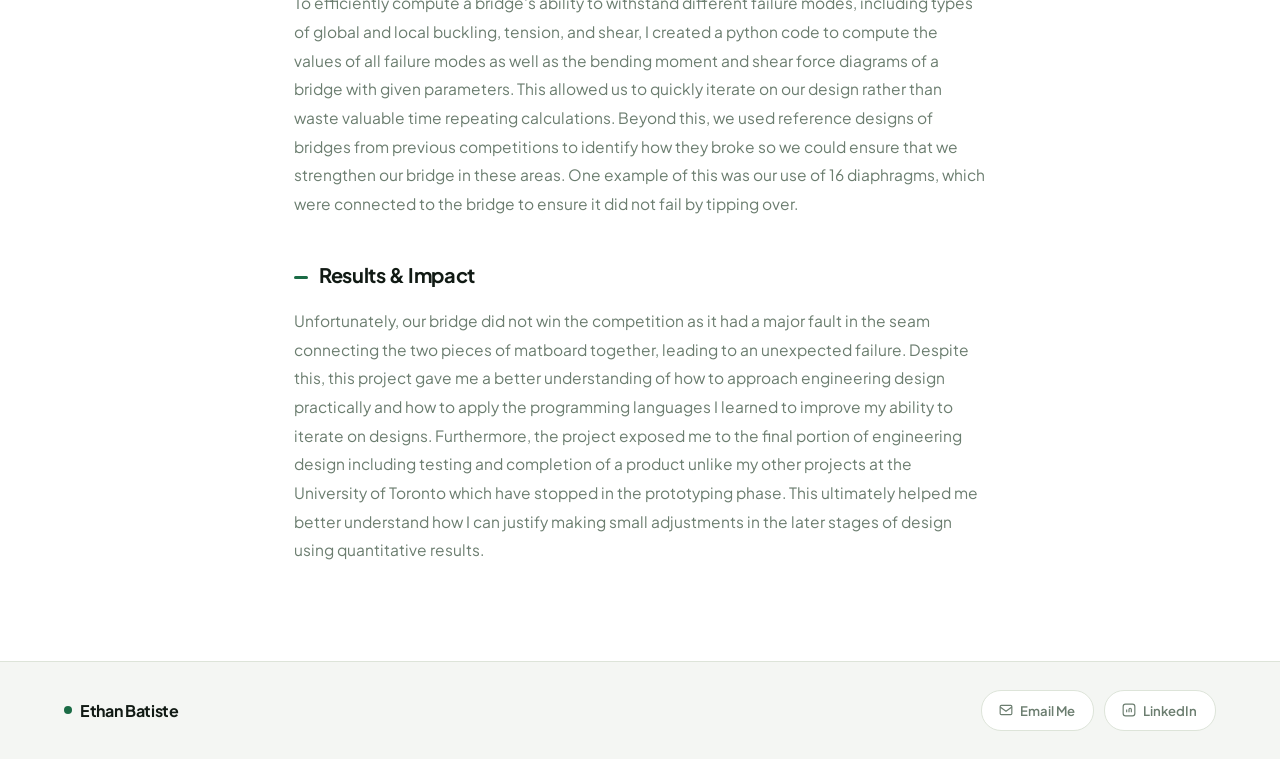
<file: project5.html>
<!DOCTYPE html>
<html lang="en">
<head>
  <meta charset="UTF-8" />
  <meta name="viewport" content="width=device-width, initial-scale=1.0" />
  <script>
    (function(){
      var t = localStorage.getItem('portfolio-theme') ||
        (window.matchMedia('(prefers-color-scheme: dark)').matches ? 'dark' : 'light');
      document.documentElement.setAttribute('data-theme', t);
    })();
  </script>
  <title>Matboard Bridge — Ethan Batiste</title>
  <link rel="stylesheet" href="style.css" />
</head>
<body>

  <nav>
    <a href="index.html" class="nav-logo">
      Ethan Batiste
    </a>
    <ul class="nav-links" role="list">
      <li><a href="index.html">About Me</a></li>
      <li><a href="projects.html">My Projects</a></li>
      <li><a href="statement.html">Position Statement</a></li>
    </ul>
    <div class="nav-right">
      <button class="theme-toggle" aria-label="Toggle theme">
        <span class="toggle-icon">◑</span>
        <span class="toggle-label">Dark</span>
      </button>
      <button class="hamburger" aria-label="Open menu" aria-expanded="false">
        <span></span><span></span><span></span>
      </button>
    </div>
  </nav>

  <main class="page">
    <article class="project-detail">

      <a href="projects.html" class="back-link fade-up">Back to Projects</a>

      <p class="detail-tag fade-up">Structure Analysis and Parametric Design</p>
      <h1 class="detail-title fade-up">Matboard Bridge Project</h1>
      <div class="tech-list fade-up">
          <span class="tech-tag">Python</span>
          <span class="tech-tag">Structure Analysis</span>
          <span class="tech-tag">Technical Drawing</span>
          <span class="tech-tag">Mechanical Prototyping</span>
      </div> 
      <p class="detail-subtitle fade-up">
        With a team, I built a matboard bridge using a constrained amount of matboard and concrete glue to hold as much weight as possible in a competition against other teams. 
      </p>

      <div class="detail-hero-img fade-up">
        <!-- <img src="assets/p1-hero.jpg" alt="Project One"> -->
        <img src="images/MatboardBridge.png" alt="MatboardBridge">
      </div>

      <div class="detail-meta fade-up">
        <div class="meta-item">
          <label>Role</label>
          <span>Team Member</span>
        </div>
        <div class="meta-item">
          <label>Year</label>
          <span>2025</span>
        </div>
        <div class="meta-item">
          <label>Duration</label>
          <span>1 Month</span>
        </div>
        <div class="meta-item">
          <label>Context</label>
          <span>Summative Project </span>
        </div>
      </div>

      <div class="detail-body fade-up">

        <h3>Overview</h3>
        <p>
          As the culminating project to my civil engineering course in Fall 2025, I designed a matboard bridge with my team to compete against others to create the strongest bridge. 
          The project was technically interesting because we directly applied the equations we had learned throughout the semester to create a physical design. 
          Beyond this, it was also challenging to approach as creating a bridge has countless different parameters that can be adjusted, such as the cross-sections, height, width, spacing of diaphragms, and many more. 
          To tackle this challenge, my team and I used our engineering judgement to make justified engineering decisions regarding the design of our bridge. 
          For instance, although our initial design was very strong against tension, we understood that our bridge would fail due to the weakest part, meaning extra strength was ineffective. 
          Beyond this, the project was won by having the best strength to weight ratio, meaning the amount of matboard used played a crucial role in making a 1.2m bridge.
        </p>

        <h3>Technical Approach</h3>
        <p>
          To efficiently compute a bridge's ability to withstand different failure modes, including types of global and local buckling, tension, and shear, I created a python code to compute the values of all failure modes as well as the bending moment and shear force diagrams of a bridge with given parameters.
          This allowed us to quickly iterate on our design rather than waste valuable time repeating calculations. Beyond this, we used reference designs of bridges from previous competitions to identify how they broke so we could ensure that we strengthen our bridge in these areas.
          One example of this was our use of 16 diaphragms, which were connected to the bridge to ensure it did not fail by tipping over.  
        </p>

        <h3>Results &amp; Impact</h3>
        <p>
          Unfortunately, our bridge did not win the competition as it had a major fault in the seam connecting the two pieces of matboard together, leading to an unexpected failure. 
          Despite this, this project gave me a better understanding of how to approach engineering design practically and how to apply the programming languages I learned to improve my ability to iterate on designs.
          Furthermore, the project exposed me to the final portion of engineering design including testing and completion of a product unlike my other projects at the University of Toronto which have stopped in the prototyping phase.
          This ultimately helped me better understand how I can justify making small adjustments in the later stages of design using quantitative results.
        </p>

      </div>

    </article>
  </main>

  <footer>
    <span class="footer-name">Ethan Batiste</span>
    <div class="footer-links">
      <a href="mailto:ethan.will.batiste@gmail.com" class="footer-btn">
        <svg width="14" height="14" viewBox="0 0 24 24" fill="none" stroke="currentColor" stroke-width="2">
          <rect x="2" y="4" width="20" height="16" rx="2"/><path d="m2 7 10 7 10-7"/>
        </svg>
        Email Me
      </a>
      <a href="https://linkedin.com/in/ethan-batiste/" target="_blank" rel="noopener" class="footer-btn">
        <svg width="14" height="14" viewBox="0 0 24 24" fill="none" stroke="currentColor" stroke-width="2">
          <rect x="2" y="2" width="20" height="20" rx="4"/>
          <path d="M8 11v5M8 8v.01M12 16v-5M12 11c0-1.1.9-2 2-2s2 .9 2 2v5"/>
        </svg>
        LinkedIn
      </a>
    </div>
  </footer>

  <script src="script.js"></script>
</body>
</html>
</file>
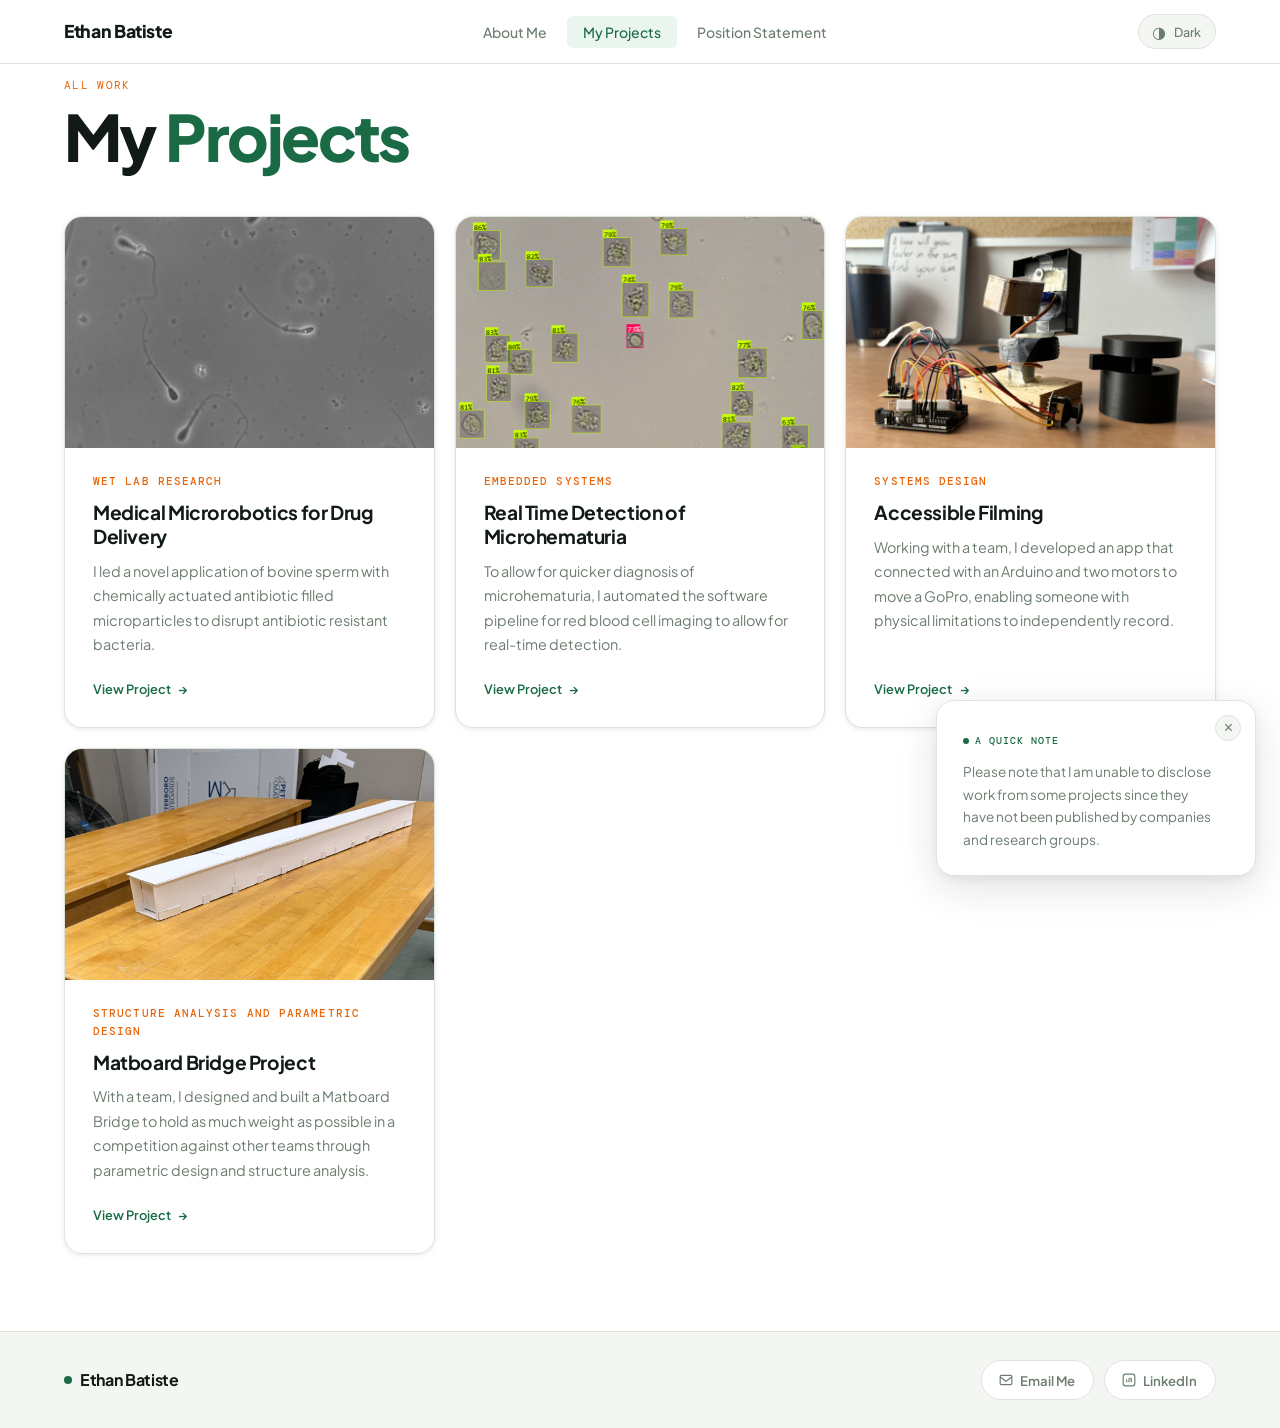
<file: projects.html>
<!DOCTYPE html>
<html lang="en">
<head>
  <meta charset="UTF-8" />
  <meta name="viewport" content="width=device-width, initial-scale=1.0" />
  <script>
    (function(){
      var t = localStorage.getItem('portfolio-theme') ||
        (window.matchMedia('(prefers-color-scheme: dark)').matches ? 'dark' : 'light');
      document.documentElement.setAttribute('data-theme', t);
    })();
  </script>
  <title>My Projects — Ethan Batiste</title>
  <link rel="stylesheet" href="style.css" />
</head>
<body>

  <nav>
    <a href="index.html" class="nav-logo">
      Ethan Batiste
    </a>
    <ul class="nav-links" role="list">
      <li><a href="index.html">About Me</a></li>
      <li><a href="projects.html">My Projects</a></li>
      <li><a href="statement.html">Position Statement</a></li>
    </ul>
    <div class="nav-right">
      <button class="theme-toggle" aria-label="Toggle theme">
        <span class="toggle-icon">◑</span>
        <span class="toggle-label">Dark</span>
      </button>
      <button class="hamburger" aria-label="Open menu" aria-expanded="false">
        <span></span><span></span><span></span>
      </button>
    </div>
  </nav>

  <main class="page projects-page">
    <div class="notice-toast" id="noticeOverlay">
      <button class="notice-close" id="noticeClose" aria-label="Close">&times;</button>
      <p class="notice-toast-label">A Quick Note</p>
      <p class="notice-text">Please note that I am unable to disclose work from some projects since they have not been published by companies and research groups.</p>
    </div>
    
    <div class="page-hero">
      <p class="section-eyebrow fade-up">All Work</p>
      <h1 class="fade-up">My <span>Projects</span></h1>
    </div>

    <div class="projects-grid">

      <article class="project-card reveal" data-href="project1.html">
        <div class="card-img-wrap">
          <!-- <img src="assets/p1.jpg" alt="Project One"> -->
          <img src="images/SPARTN.png" alt="SPARTN">
        </div>
        <div class="card-body">
          <p class="card-tag">Wet Lab Research</p>
          <h3 class="card-title">Medical Microrobotics for Drug Delivery</h3>
          <p class="card-desc">I led a novel application of bovine sperm with chemically actuated antibiotic filled microparticles to disrupt antibiotic resistant bacteria.</p>
          <span class="card-arrow">View Project</span>
        </div>
      </article>

      <article class="project-card reveal" data-href="project2.html">
        <div class="card-img-wrap">
          <img src="images/UTBiome.png" alt="UTBiome">
        </div>
        <div class="card-body">
          <p class="card-tag">Embedded Systems</p>
          <h3 class="card-title">Real Time Detection of Microhematuria</h3>
          <p class="card-desc">To allow for quicker diagnosis of microhematuria, I automated the software pipeline for red blood cell imaging to allow for real-time detection.</p>
          <span class="card-arrow">View Project</span>
        </div>
      </article>

      <article class="project-card reveal" data-href="project4.html">
        <div class="card-img-wrap">
          <img src="images/AccessibleFilming.jpg" alt="AccessibleFilming">
        </div>
        <div class="card-body">
          <p class="card-tag">Systems Design</p>
          <h3 class="card-title">Accessible Filming</h3>
          <p class="card-desc">Working with a team, I developed an app that connected with an Arduino and two motors to move a GoPro, enabling someone with physical limitations to independently record.</p>
          <span class="card-arrow">View Project</span>
        </div>
      </article>

      <article class="project-card reveal" data-href="project5.html">
        <div class="card-img-wrap">
          <img src="images/MatboardBridge.png" alt="MatboardBridge">
        </div>
        <div class="card-body">
          <p class="card-tag">Structure Analysis and Parametric Design</p>
          <h3 class="card-title">Matboard Bridge Project</h3>
          <p class="card-desc">With a team, I designed and built a Matboard Bridge to hold as much weight as possible in a competition against other teams through parametric design and structure analysis.</p>
          <span class="card-arrow">View Project</span>
        </div>
      </article>

    </div>
  </main>

  <footer>
    <span class="footer-name">Ethan Batiste</span>
    <div class="footer-links">
      <a href="mailto:ethan.will.batiste@gmail.com" class="footer-btn">
        <svg width="14" height="14" viewBox="0 0 24 24" fill="none" stroke="currentColor" stroke-width="2">
          <rect x="2" y="4" width="20" height="16" rx="2"/><path d="m2 7 10 7 10-7"/>
        </svg>
        Email Me
      </a>
      <a href="https://linkedin.com/in/ethan-batiste/" target="_blank" rel="noopener" class="footer-btn">
        <svg width="14" height="14" viewBox="0 0 24 24" fill="none" stroke="currentColor" stroke-width="2">
          <rect x="2" y="2" width="20" height="20" rx="4"/>
          <path d="M8 11v5M8 8v.01M12 16v-5M12 11c0-1.1.9-2 2-2s2 .9 2 2v5"/>
        </svg>
        LinkedIn
      </a>
    </div>
  </footer>

  <script src="script.js"></script>
</body>
</html>
</file>
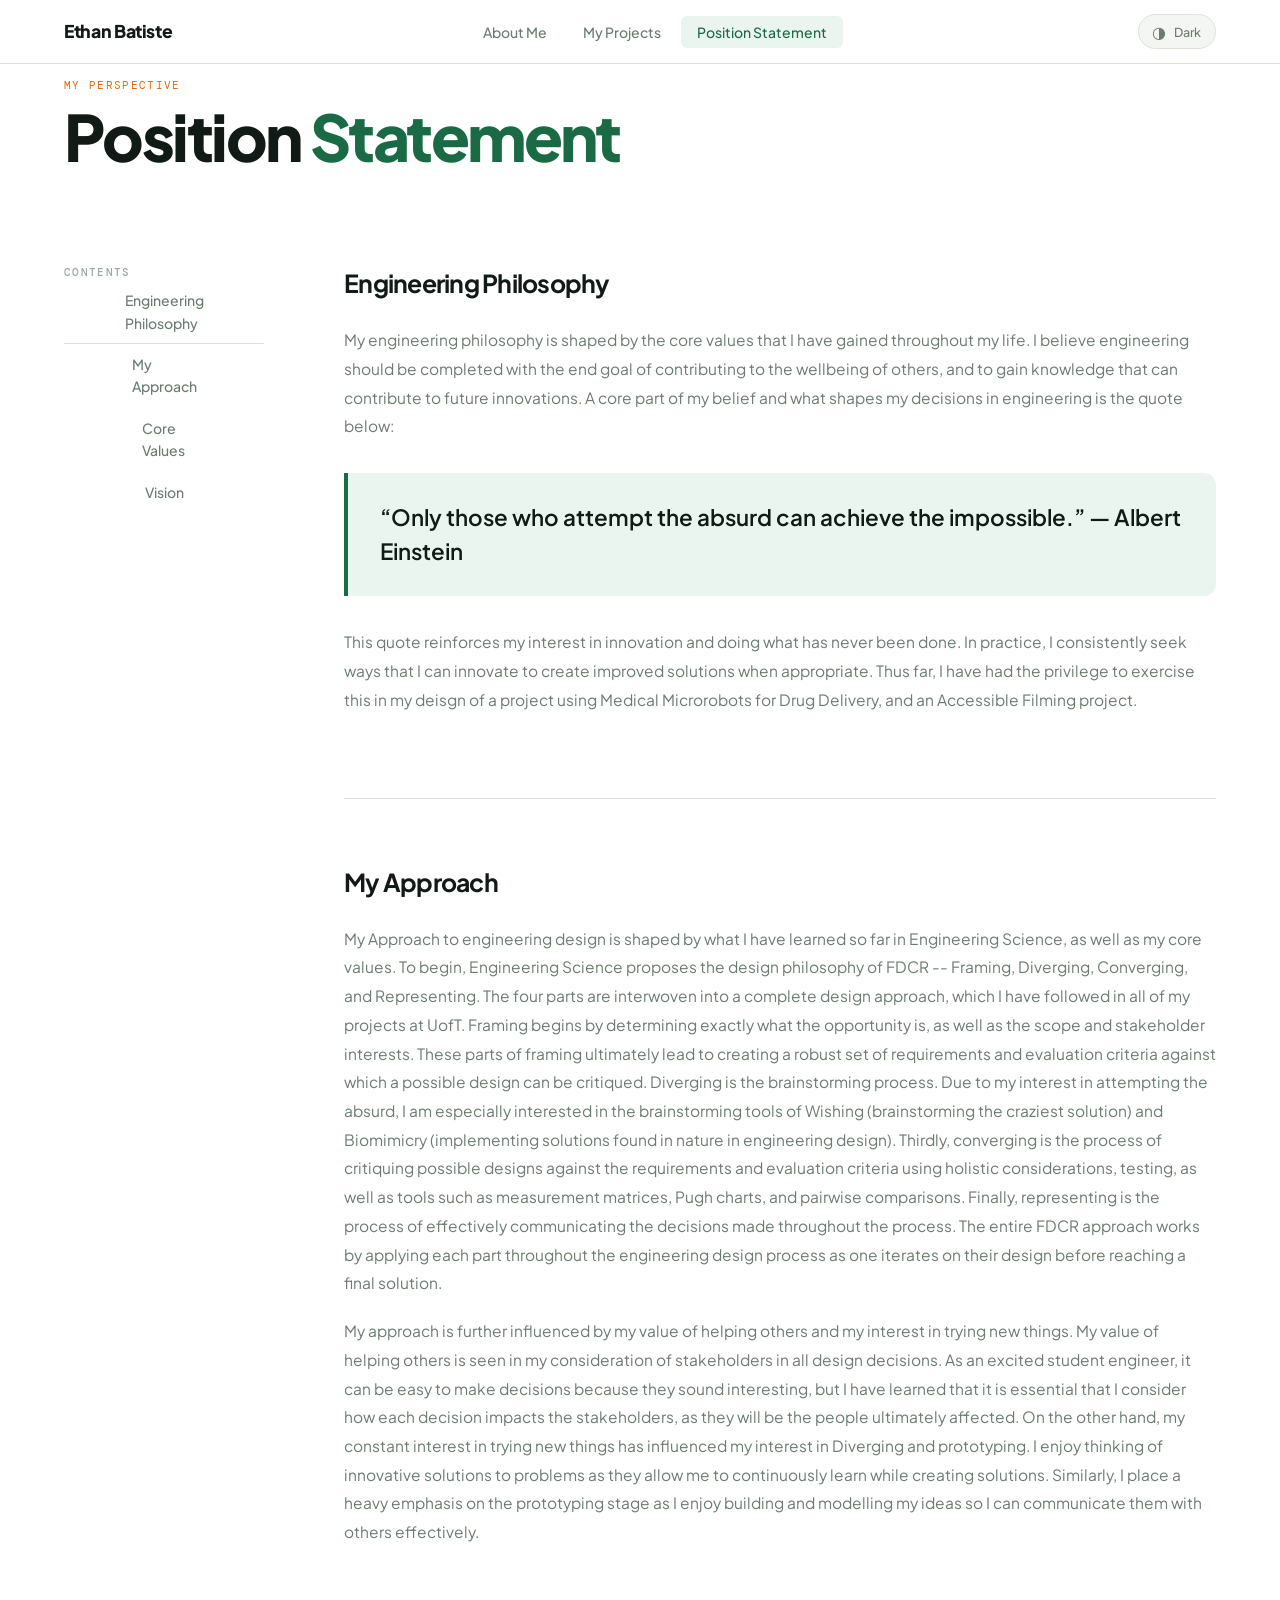
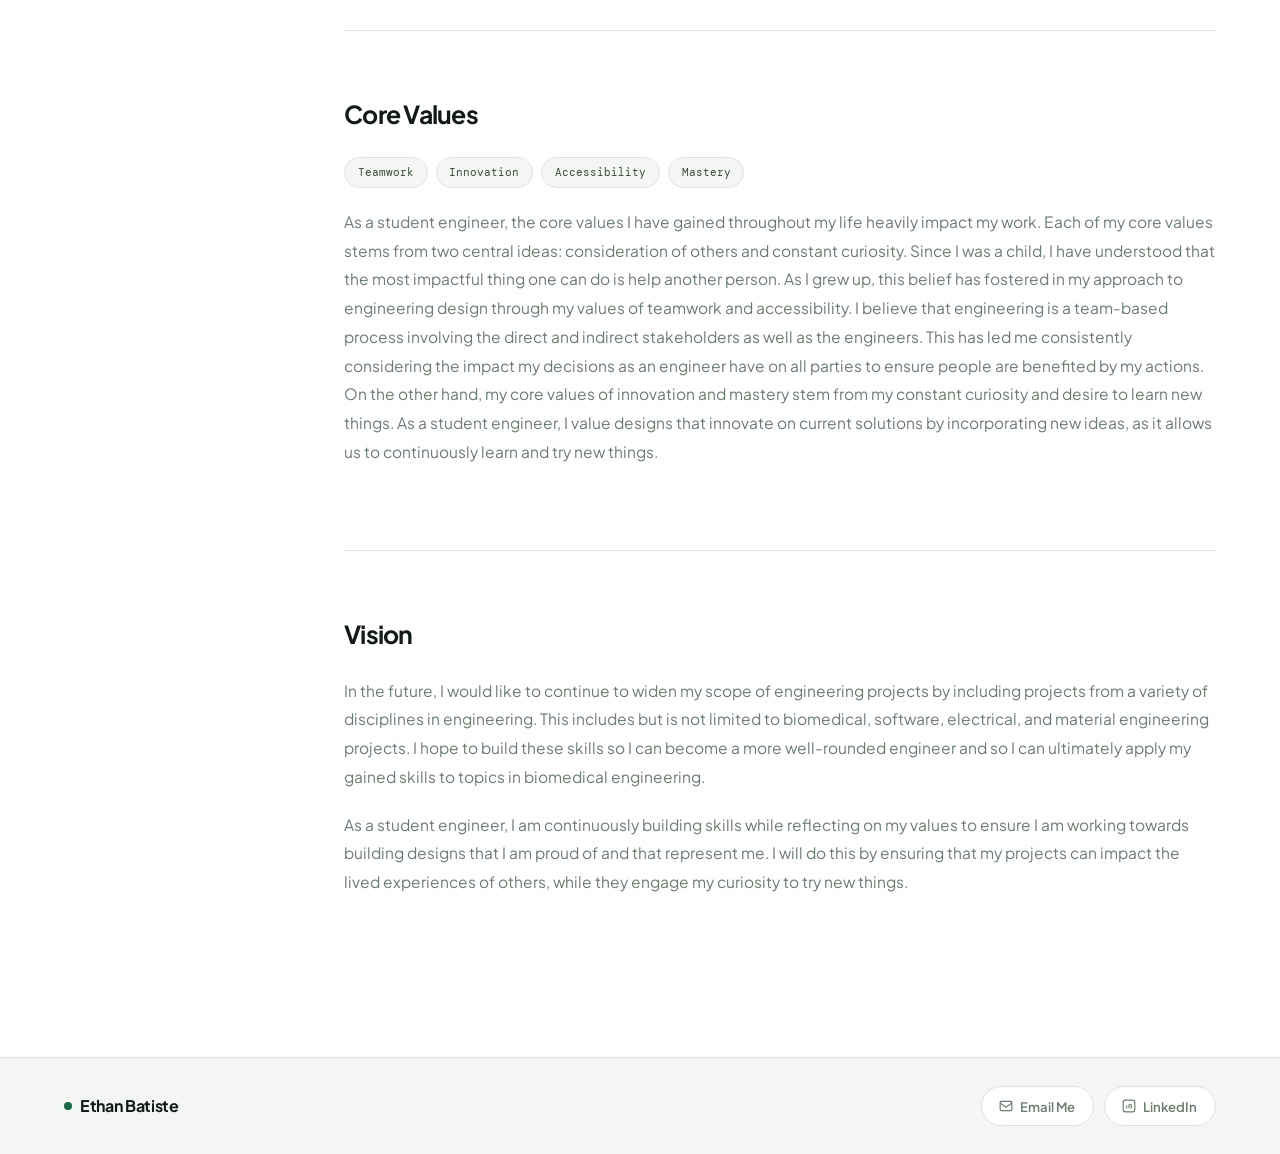
<file: statement.html>
<!DOCTYPE html>
<html lang="en">
<head>
  <meta charset="UTF-8" />
  <meta name="viewport" content="width=device-width, initial-scale=1.0" />
  <script>
    (function(){
      var t = localStorage.getItem('portfolio-theme') ||
        (window.matchMedia('(prefers-color-scheme: dark)').matches ? 'dark' : 'light');
      document.documentElement.setAttribute('data-theme', t);
    })();
  </script>
  <title>Position Statement — Ethan Batiste</title>
  <link rel="stylesheet" href="style.css" />
</head>
<body>

  <nav>
    <a href="index.html" class="nav-logo">
      Ethan Batiste
    </a>
    <ul class="nav-links" role="list">
      <li><a href="index.html">About Me</a></li>
      <li><a href="projects.html">My Projects</a></li>
      <li><a href="statement.html">Position Statement</a></li>
    </ul>
    <div class="nav-right">
      <button class="theme-toggle" aria-label="Toggle theme">
        <span class="toggle-icon">◑</span>
        <span class="toggle-label">Dark</span>
      </button>
      <button class="hamburger" aria-label="Open menu" aria-expanded="false">
        <span></span><span></span><span></span>
      </button>
    </div>
  </nav>

  <main class="page statement-page">

    <div class="page-hero">
      <p class="section-eyebrow fade-up">My Perspective</p>
      <h1 class="fade-up">Position <span style="color:var(--green)">Statement</span></h1>
    </div>

    <div class="statement-layout">

      <aside class="statement-sidebar fade-up">
        <p class="statement-sidebar-label">Contents</p>
        <nav class="statement-nav-list" aria-label="Sections">
          <a href="#philosophy">Engineering Philosophy</a>
          <a href="#approach">My Approach</a>
          <a href="#values">Core Values</a>
          <a href="#vision">Vision</a>
        </nav>
      </aside>

      <div class="statement-content fade-up">

        <section id="philosophy">
          <h3>Engineering Philosophy</h3>
          <p>
            My engineering philosophy is shaped by the core values that I have gained throughout my life. 
            I believe engineering should be completed with the end goal of contributing to the wellbeing of others, and to gain knowledge that can contribute to future innovations.
            A core part of my belief and what shapes my decisions in engineering is the quote below: 
          </p>
          <blockquote class="pull-quote">
            “Only those who attempt the absurd can achieve the impossible.” — Albert Einstein          </blockquote>
          <p>
            This quote reinforces my interest in innovation and doing what has never been done. In practice, I consistently seek ways that I can innovate to create improved solutions when appropriate. 
            Thus far, I have had the privilege to exercise this in my deisgn of a project using Medical Microrobots for Drug Delivery, and an Accessible Filming project.
          </p>
        </section>

        <section id="approach">
          <h3>My Approach</h3>
          <p>
            My Approach to engineering design is shaped by what I have learned so far in Engineering Science, as well as my core values. 
            To begin, Engineering Science proposes the design philosophy of FDCR -- Framing, Diverging, Converging, and Representing. 
            The four parts are interwoven into a complete design approach, which I have followed in all of my projects at UofT. 
            Framing begins by determining exactly what the opportunity is, as well as the scope and stakeholder interests. 
            These parts of framing ultimately lead to creating a robust set of requirements and evaluation criteria against which a possible design can be critiqued. 
            Diverging is the brainstorming process. Due to my interest in attempting the absurd, I am especially interested in the brainstorming tools of Wishing (brainstorming the craziest solution) and Biomimicry (implementing solutions found in nature in engineering design). 
            Thirdly, converging is the process of critiquing possible designs against the requirements and evaluation criteria using holistic considerations, testing, as well as tools such as measurement matrices, Pugh charts, and pairwise comparisons. 
            Finally, representing is the process of effectively communicating the decisions made throughout the process. 
            The entire FDCR approach works by applying each part throughout the engineering design process as one iterates on their design before reaching a final solution.
          </p>
          <p>
            My approach is further influenced by my value of helping others and my interest in trying new things. 
            My value of helping others is seen in my consideration of stakeholders in all design decisions. 
            As an excited student engineer, it can be easy to make decisions because they sound interesting, but I have learned that it is essential that I consider how each decision impacts the stakeholders, as they will be the people ultimately affected. 
            On the other hand, my constant interest in trying new things has influenced my interest in Diverging and prototyping. 
            I enjoy thinking of innovative solutions to problems as they allow me to continuously learn while creating solutions. 
            Similarly, I place a heavy emphasis on the prototyping stage as I enjoy building and modelling my ideas so I can communicate them with others effectively.
          </p>
        </section>

        <section id="values">
          <h3>Core Values</h3>
          <div class="tech-list">
            <span class="tech-tag">Teamwork</span>
            <span class="tech-tag">Innovation</span>
            <span class="tech-tag">Accessibility</span>
            <span class="tech-tag">Mastery</span>
          </div>
          <p style="margin-top:1.25rem">
            As a student engineer, the core values I have gained throughout my life heavily impact my work. 
            Each of my core values stems from two central ideas: consideration of others and constant curiosity. 
            Since I was a child, I have understood that the most impactful thing one can do is help another person. 
            As I grew up, this belief has fostered in my approach to engineering design through my values of teamwork and accessibility. 
            I believe that engineering is a team-based process involving the direct and indirect stakeholders as well as the engineers. 
            This has led me consistently considering the impact my decisions as an engineer have on all parties to ensure people are benefited by my actions. 
            On the other hand, my core values of innovation and mastery stem from my constant curiosity and desire to learn new things. 
            As a student engineer, I value designs that innovate on current solutions by incorporating new ideas, as it allows us to continuously learn and try new things.
          </p>
        </section>

        <section id="vision">
          <h3>Vision</h3>
          <p>
            In the future, I would like to continue to widen my scope of engineering projects by including projects from a variety of disciplines in engineering.
            This includes but is not limited to biomedical, software, electrical, and material engineering projects. 
            I hope to build these skills so I can become a more well-rounded engineer and so I can ultimately apply my gained skills to topics in biomedical engineering.
          </p>
          <p>
            As a student engineer, I am continuously building skills while reflecting on my values to ensure I am working towards building designs that I am proud of and that represent me.
            I will do this by ensuring that my projects can impact the lived experiences of others, while they engage my curiosity to try new things.
          </p>
        </section>

      </div>
    </div>
  </main>

  <footer>
    <span class="footer-name">Ethan Batiste</span>
    <div class="footer-links">
      <a href="mailto:ethan.will.batiste@gmail.com" class="footer-btn">
        <svg width="14" height="14" viewBox="0 0 24 24" fill="none" stroke="currentColor" stroke-width="2">
          <rect x="2" y="4" width="20" height="16" rx="2"/><path d="m2 7 10 7 10-7"/>
        </svg>
        Email Me
      </a>
      <a href="https://linkedin.com/in/ethan-batiste/" target="_blank" rel="noopener" class="footer-btn">
        <svg width="14" height="14" viewBox="0 0 24 24" fill="none" stroke="currentColor" stroke-width="2">
          <rect x="2" y="2" width="20" height="20" rx="4"/>
          <path d="M8 11v5M8 8v.01M12 16v-5M12 11c0-1.1.9-2 2-2s2 .9 2 2v5"/>
        </svg>
        LinkedIn
      </a>
    </div>
  </footer>

  <script src="script.js"></script>
</body>
</html>
</file>
<file: style.css>
/* =========================================
   ENGINEER PORTFOLIO — Rainforest Theme
   Palette: Forest Green #1A6B45 + Orange #E8650A
   Base: Clean white/light grey
   Fonts: Plus Jakarta Sans + DM Mono
   ========================================= */

@import url('https://fonts.googleapis.com/css2?family=Plus+Jakarta+Sans:wght@300;400;500;600;700;800&family=DM+Mono:wght@300;400;500&display=swap');

/* ─── Variables ──────────────────────────── */
:root {
  --bg:          #FFFFFF;
  --bg-2:        #F4F6F3;
  --bg-3:        #ECF0EA;
  --surface:     #FFFFFF;
  --border:      #DDE4D9;
  --border-hi:   #C4D0BC;

  --text:        #111A14;
  --text-2:      #3A4A3E;
  --text-muted:  #6B7D6F;
  --text-dim:    #9AABA0;

  --green:       #1A6B45;
  --green-mid:   #2A8A5A;
  --green-light: #EBF5F0;
  --green-glow:  rgba(26,107,69,0.15);

  --orange:      #E8650A;
  --orange-mid:  #F07830;
  --orange-light:#FEF3EB;
  --orange-glow: rgba(232,101,10,0.14);

  --nav-h:       64px;
  --radius-sm:   6px;
  --radius:      12px;
  --radius-lg:   18px;
  --shadow-sm:   0 1px 4px rgba(17,26,20,0.06), 0 2px 8px rgba(17,26,20,0.04);
  --shadow:      0 4px 16px rgba(17,26,20,0.08), 0 1px 4px rgba(17,26,20,0.05);
  --shadow-lg:   0 12px 40px rgba(17,26,20,0.12), 0 4px 12px rgba(17,26,20,0.06);
  --trans:       0.22s cubic-bezier(0.4,0,0.2,1);

  --font:  'Plus Jakarta Sans', sans-serif;
  --mono:  'DM Mono', monospace;
}

[data-theme="dark"] {
  --bg:          #111714;
  --bg-2:        #181F1A;
  --bg-3:        #1F2922;
  --surface:     #232E25;
  --border:      #2C3D30;
  --border-hi:   #3D5242;

  --text:        #EDF2EE;
  --text-2:      #C8D9CC;
  --text-muted:  #8AA490;
  --text-dim:    #526158;

  --green:       #3DB874;
  --green-mid:   #4FCA84;
  --green-light: #1A2E22;
  --green-glow:  rgba(61,184,116,0.18);

  --orange:      #F07830;
  --orange-mid:  #F58C4A;
  --orange-light:#2A1A0E;
  --orange-glow: rgba(240,120,48,0.16);

  --shadow-sm:   0 1px 4px rgba(0,0,0,0.3);
  --shadow:      0 4px 20px rgba(0,0,0,0.35);
  --shadow-lg:   0 12px 48px rgba(0,0,0,0.45);
}

/* ─── Reset ──────────────────────────────── */
*, *::before, *::after { box-sizing: border-box; margin: 0; padding: 0; }
html { scroll-behavior: smooth; -webkit-font-smoothing: antialiased; }
body {
  font-family: var(--font);
  background: var(--bg);
  color: var(--text);
  transition: background var(--trans), color var(--trans);
  min-height: 100vh;
  overflow-x: hidden;
  line-height: 1.6;
}
img  { display: block; width: 100%; object-fit: cover; }
a    { color: inherit; text-decoration: none; }
ul   { list-style: none; }

/* ─── Navigation ─────────────────────────── */
nav {
  position: fixed; top: 0; left: 0; right: 0; z-index: 100;
  height: var(--nav-h);
  display: flex; align-items: center; justify-content: space-between;
  padding: 0 clamp(1.5rem, 5vw, 4rem);
  background: var(--bg);
  border-bottom: 1px solid var(--border);
  transition: background var(--trans), border-color var(--trans), box-shadow var(--trans);
}
nav.scrolled {
  box-shadow: var(--shadow-sm);
}

.nav-logo {
  font-family: var(--font);
  font-size: 1.1rem;
  font-weight: 800;
  letter-spacing: -0.02em;
  color: var(--text);
  display: flex; align-items: center; gap: 0.5rem;
}
.nav-logo-mark {
  width: 28px; height: 28px;
  background: var(--green);
  border-radius: 7px;
  display: flex; align-items: center; justify-content: center;
  flex-shrink: 0;
}
.nav-logo-mark svg { width: 14px; height: 14px; color: #fff; }

.nav-links {
  display: flex; align-items: center; gap: 0.25rem;
}
.nav-links a {
  font-size: 0.875rem;
  font-weight: 500;
  color: var(--text-muted);
  padding: 0.45rem 1rem;
  border-radius: var(--radius-sm);
  transition: color var(--trans), background var(--trans);
}
.nav-links a:hover { color: var(--text); background: var(--bg-2); }
.nav-links a.active { color: var(--green); background: var(--green-light); }

.nav-right { display: flex; align-items: center; gap: 1rem; }

/* Theme toggle */
.theme-toggle {
  display: flex; align-items: center; gap: 0.5rem;
  background: var(--bg-2);
  border: 1px solid var(--border);
  border-radius: 20px;
  padding: 0.35rem 0.85rem;
  cursor: pointer;
  font-family: var(--font);
  font-size: 0.78rem;
  font-weight: 500;
  color: var(--text-muted);
  transition: border-color var(--trans), color var(--trans), background var(--trans);
}
.theme-toggle:hover { border-color: var(--green); color: var(--green); background: var(--green-light); }
.toggle-icon { font-size: 1rem; transition: transform 0.4s; }
[data-theme="dark"] .toggle-icon { transform: rotate(180deg); }

/* Hamburger */
.hamburger {
  display: none; flex-direction: column; gap: 5px;
  background: none; border: none; cursor: pointer; padding: 4px;
}
.hamburger span { display: block; width: 22px; height: 2px; background: var(--text); border-radius: 2px; transition: var(--trans); }

/* ─── Page wrapper ───────────────────────── */
.page { padding-top: var(--nav-h); min-height: 100vh; }

/* ─── Hero ───────────────────────────────── */
.hero {
  display: grid;
  grid-template-columns: 1fr 1fr;
  height: calc(100vh - var(--nav-h));
  max-height: 760px;
}

.hero-content {
  padding: clamp(3rem, 7vw, 6rem) clamp(2rem, 5vw, 5rem);
  display: flex; flex-direction: column; justify-content: center;
  gap: 0;
  overflow-y: hidden;
}

.hero-eyebrow {
  display: inline-flex; align-items: center; gap: 0.5rem;
  font-family: var(--mono);
  font-size: 0.72rem;
  font-weight: 400;
  letter-spacing: 0.1em;
  text-transform: uppercase;
  color: var(--green);
  background: var(--green-light);
  border: 1px solid rgba(26,107,69,0.2);
  padding: 0.35rem 0.85rem;
  border-radius: 20px;
  width: fit-content;
  margin-bottom: 2rem;
}
[data-theme="dark"] .hero-eyebrow { border-color: rgba(61,184,116,0.25); }

.hero-name {
  font-size: clamp(3rem, 7vw, 5.5rem);
  font-weight: 800;
  line-height: 1.0;
  letter-spacing: -0.04em;
  color: var(--text);
  margin-bottom: 1.75rem;
}
.hero-name .accent { color: var(--green); }

.hero-about {
  font-size: 1.05rem;
  font-weight: 400;
  line-height: 1.8;
  color: var(--text-muted);
  max-width: 46ch;
  margin-bottom: 2.25rem;
}

.keywords { display: flex; flex-wrap: wrap; gap: 0.5rem; }
.keyword {
  font-family: var(--mono);
  font-size: 0.7rem;
  color: var(--text-2);
  padding: 0.38rem 0.85rem;
  background: var(--bg-2);
  border: 1px solid var(--border);
  border-radius: 20px;
  transition: border-color var(--trans), color var(--trans), background var(--trans);
  cursor: default;
}
.keyword:hover { border-color: var(--green); color: var(--green); background: var(--green-light); }

/* Hero photo */
.hero-photo-wrap {
  position: relative; overflow: hidden;
  background: var(--bg-3);
  border-left: 1px solid var(--border);
}
.hero-photo-wrap img {
  width: 100%; height: 100%;
  object-fit: cover; object-position: top center;
  transition: transform 0.7s cubic-bezier(0.25,0.46,0.45,0.94);
}
.hero-photo-wrap:hover img { transform: scale(1.03); }

/* Decorative accent strip on photo */
.hero-photo-wrap::after {
  content: '';
  position: absolute; top: 0; left: 0; bottom: 0; width: 4px;
  background: linear-gradient(to bottom, var(--green), var(--orange));
  z-index: 2;
}

.hero-photo-placeholder {
  width: 100%; height: 100%; min-height: 420px;
  display: flex; align-items: center; justify-content: center;
  flex-direction: column; gap: 1.25rem;
  color: var(--text-dim);
}
.hero-photo-placeholder svg { width: 64px; height: 64px; opacity: 0.25; }
.hero-photo-placeholder span {
  font-family: var(--mono); font-size: 0.7rem;
  letter-spacing: 0.1em; text-transform: uppercase;
}

/* ─── Featured section ───────────────────── */
.featured-section {
  padding: clamp(4rem, 8vw, 5rem) clamp(2rem, 5vw, 5rem);
  background: var(--bg-2);
}

.section-header {
  display: flex; align-items: flex-end; justify-content: space-between;
  margin-bottom: 2.5rem; gap: 1rem; flex-wrap: wrap;
}

.section-eyebrow {
  font-family: var(--mono);
  font-size: 0.7rem; letter-spacing: 0.12em; text-transform: uppercase;
  color: var(--orange); margin-bottom: 0.5rem;
}
.section-title {
  font-size: clamp(1.6rem, 3vw, 2.2rem);
  font-weight: 700; letter-spacing: -0.03em; color: var(--text);
}

.section-link {
  font-size: 0.85rem; font-weight: 600;
  color: var(--green);
  display: flex; align-items: center; gap: 0.4rem;
  padding: 0.5rem 1.1rem;
  border: 1.5px solid var(--green);
  border-radius: 20px;
  transition: background var(--trans), color var(--trans);
  white-space: nowrap;
}
.section-link:hover { background: var(--green); color: #fff; }
.section-link::after { content: '→'; }

/* ─── Project Cards ──────────────────────── */
.featured-grid {
  display: grid; grid-template-columns: repeat(3,1fr);
  gap: 1.25rem;
}

.project-card {
  background: var(--surface);
  border-radius: var(--radius-lg);
  border: 1px solid var(--border);
  box-shadow: var(--shadow-sm);
  overflow: hidden;
  cursor: pointer;
  display: flex; flex-direction: column;
  transition: transform var(--trans), box-shadow var(--trans), border-color var(--trans);
}
.project-card:hover {
  transform: translateY(-4px);
  box-shadow: var(--shadow-lg);
  border-color: var(--border-hi);
}

.card-img-wrap {
  aspect-ratio: 16/10; overflow: hidden;
  background: var(--bg-3); position: relative;
}
.card-img-wrap img { transition: transform 0.55s cubic-bezier(0.25,0.46,0.45,0.94); }
.project-card:hover .card-img-wrap img { transform: scale(1.06); }

.card-img-placeholder {
  width: 100%; height: 100%;
  display: flex; align-items: center; justify-content: center;
  font-family: var(--mono); font-size: 0.68rem;
  letter-spacing: 0.1em; text-transform: uppercase; color: var(--text-dim);
}

.card-body {
  padding: 1.6rem 1.75rem 1.75rem;
  flex: 1; display: flex; flex-direction: column;
}

.card-tag {
  font-family: var(--mono); font-size: 0.68rem; font-weight: 500;
  letter-spacing: 0.1em; text-transform: uppercase;
  color: var(--orange); margin-bottom: 0.6rem;
}

.card-title {
  font-size: 1.2rem; font-weight: 700;
  letter-spacing: -0.02em; color: var(--text);
  margin-bottom: 0.65rem; line-height: 1.25;
}

.card-desc {
  font-size: 0.9rem; font-weight: 400;
  line-height: 1.7; color: var(--text-muted); flex: 1;
}

.card-arrow {
  display: inline-flex; align-items: center; gap: 0.45rem;
  font-size: 0.8rem; font-weight: 600;
  color: var(--green); margin-top: 1.4rem;
  transition: gap var(--trans);
}
.card-arrow::after { content: '→'; }
.project-card:hover .card-arrow { gap: 0.7rem; }

/* ─── Projects page ──────────────────────── */
.projects-page {
  padding: clamp(3rem, 6vw, 5rem) clamp(2rem, 5vw, 5rem);
}
.page-hero { margin-bottom: 3rem; }
.page-hero h1 {
  font-size: clamp(2.5rem, 6vw, 4rem);
  font-weight: 800; letter-spacing: -0.04em; color: var(--text);
  line-height: 1.0; margin-top: 0.6rem;
}
.page-hero h1 span { color: var(--green); }

.projects-grid {
  display: grid; grid-template-columns: repeat(auto-fill, minmax(320px,1fr));
  gap: 1.25rem;
}

/* ─── Project detail ─────────────────────── */
.project-detail {
  max-width: 820px; margin: 0 auto;
  padding: clamp(3rem, 6vw, 5rem) clamp(2rem, 5vw, 5rem);
}

.back-link {
  display: inline-flex; align-items: center; gap: 0.5rem;
  font-size: 0.85rem; font-weight: 600;
  color: var(--text-muted); margin-bottom: 2.5rem;
  transition: color var(--trans);
}
.back-link::before { content: '←'; }
.back-link:hover { color: var(--green); }

.detail-tag {
  font-family: var(--mono); font-size: 0.7rem; font-weight: 500;
  letter-spacing: 0.12em; text-transform: uppercase;
  color: var(--orange); margin-bottom: 0.85rem;
}
.detail-title {
  font-size: clamp(2rem, 5vw, 3.5rem); font-weight: 800;
  letter-spacing: -0.04em; color: var(--text);
  line-height: 1.0; margin-bottom: 1.25rem;
}
.detail-subtitle {
  font-size: 1.05rem; font-weight: 400; line-height: 1.8;
  color: var(--text-muted); max-width: 55ch; margin-bottom: 2.5rem;
}

.detail-hero-img {
  aspect-ratio: 16/9; overflow: hidden;
  background: var(--bg-3);
  border-radius: var(--radius-lg);
  border: 1px solid var(--border);
  margin-bottom: 3rem;
}

.detail-meta {
  display: grid; grid-template-columns: repeat(4,1fr);
  gap: 1px; background: var(--border);
  border: 1px solid var(--border); border-radius: var(--radius);
  overflow: hidden; margin-bottom: 3.5rem;
}
.meta-item { background: var(--bg-2); padding: 1.4rem 1.5rem; }
.meta-item label {
  display: block; font-family: var(--mono); font-size: 0.62rem; font-weight: 500;
  letter-spacing: 0.12em; text-transform: uppercase;
  color: var(--green); margin-bottom: 0.4rem;
}
.meta-item span { font-size: 0.97rem; font-weight: 600; color: var(--text); }

.detail-body h3 {
  font-size: 1.25rem; font-weight: 700; color: var(--text);
  margin: 2.5rem 0 1rem; letter-spacing: -0.02em;
}
.detail-body h3::before {
  content: '';
  display: inline-block; width: 14px; height: 3px;
  background: var(--green); border-radius: 2px;
  margin-right: 0.7rem; vertical-align: middle;
}
.detail-body p { font-size: 0.97rem; line-height: 1.85; color: var(--text-muted); margin-bottom: 1.2rem; }

.tech-list { display: flex; flex-wrap: wrap; gap: 0.5rem; margin: 1.25rem 0; }
.tech-tag {
  font-family: var(--mono); font-size: 0.7rem;
  color: var(--text-2); padding: 0.35rem 0.8rem;
  background: var(--bg-2); border: 1px solid var(--border);
  border-radius: 20px; transition: var(--trans);
}
.tech-tag:hover { border-color: var(--orange); color: var(--orange); background: var(--orange-light); }

/* ─── Position Statement ─────────────────── */
.statement-page { padding: clamp(3rem, 6vw, 5rem) clamp(2rem, 5vw, 5rem); }
.statement-layout {
  display: grid; grid-template-columns: 200px 1fr;
  gap: 5rem; padding-top: 3rem;
}
.statement-sidebar { position: sticky; top: calc(var(--nav-h) + 2rem); align-self: start; }
.statement-sidebar-label {
  font-family: var(--mono); font-size: 0.68rem; font-weight: 500;
  letter-spacing: 0.12em; text-transform: uppercase; color: var(--text-dim);
}
.statement-nav-list { display: flex; flex-direction: column; gap: 0.1rem; margin-top: 1rem; }
.statement-nav-list a {
  font-size: 0.875rem; font-weight: 500; color: var(--text-muted);
  padding: 0.55rem 0.85rem; border-radius: var(--radius-sm);
  transition: var(--trans);
}
.statement-nav-list a:hover { color: var(--green); background: var(--green-light); }

.statement-content section { margin-bottom: 4rem; padding-bottom: 4rem; border-bottom: 1px solid var(--border); }
.statement-content section:last-child { border-bottom: none; margin-bottom: 0; }

.statement-content h3 {
  font-size: 1.55rem; font-weight: 700; letter-spacing: -0.03em;
  color: var(--text); margin-bottom: 1.4rem;
}
.statement-content p { font-size: 0.97rem; line-height: 1.85; color: var(--text-muted); margin-bottom: 1.2rem; }

.pull-quote {
  font-size: clamp(1.1rem, 2.2vw, 1.4rem); font-weight: 600;
  color: var(--text); line-height: 1.5;
  padding: 1.75rem 2rem; margin: 2rem 0;
  background: var(--green-light);
  border-left: 4px solid var(--green);
  border-radius: 0 var(--radius) var(--radius) 0;
}

/* ─── Footer ─────────────────────────────── */
footer {
  background: var(--bg-2); border-top: 1px solid var(--border);
  padding: 1.75rem clamp(2rem, 5vw, 5rem);
  display: flex; align-items: center; justify-content: space-between;
  gap: 1.5rem; flex-wrap: wrap;
}
.footer-name {
  font-size: 1rem; font-weight: 700; letter-spacing: -0.02em; color: var(--text);
  display: flex; align-items: center; gap: 0.5rem;
}
.footer-name::before {
  content: '';
  width: 8px; height: 8px;
  background: var(--green); border-radius: 50%;
}
.footer-links { display: flex; align-items: center; gap: 0.6rem; }
.footer-btn {
  display: inline-flex; align-items: center; gap: 0.45rem;
  font-size: 0.82rem; font-weight: 600;
  color: var(--text-muted); padding: 0.55rem 1.1rem;
  border: 1.5px solid var(--border); border-radius: 20px;
  background: var(--surface); transition: var(--trans);
}
.footer-btn:hover { color: var(--green); border-color: var(--green); background: var(--green-light); }

/* ─── Resume Button ──────────────────────── */
.hero-actions { margin-top: 1.75rem; }

.resume-btn {
  display: inline-flex; align-items: center; gap: 0.6rem;
  font-size: 0.9rem; font-weight: 700;
  color: #fff;
  background: var(--green);
  padding: 0.75rem 1.6rem;
  border-radius: 20px;
  border: 2px solid var(--green);
  transition: background var(--trans), color var(--trans), transform var(--trans), box-shadow var(--trans);
  box-shadow: 0 4px 16px var(--green-glow);
}
.resume-btn:hover {
  background: transparent;
  color: var(--green);
  transform: translateY(-2px);
  box-shadow: 0 8px 24px var(--green-glow);
}

/* ─── Education Timeline ─────────────────── */
.education-section {
  padding: clamp(2rem, 8vw, 3rem) clamp(2rem, 5vw, 5rem);
  background: var(--bg-2);
}

.timeline {
  position: relative;
  display: grid;
  grid-template-columns: repeat(4, 1fr);
  gap: 0;
  padding-top: 2rem;
}

/* Horizontal line running across all items */
.timeline::before {
  content: '';
  position: absolute; top: 6px; left: 6px; right: 6px;
  height: 2.5px;
  background: linear-gradient(to right, var(--green), var(--orange), var(--border));
}

.timeline-item {
  position: relative;
  display: flex;
  flex-direction: column;
  padding: 0 1.5rem 0 0;
  align-items: start;
}

.timeline-marker {
  position: absolute; top: -2rem;
  left: 0;
  width: 13px; height: 13px;
  border-radius: 50%;
  background: var(--green);
  border: 2.5px solid var(--bg);
  box-shadow: 0 0 0 2px var(--green);
  z-index: 1;
  transition: transform var(--trans);
}
.timeline-item:hover .timeline-marker { transform: scale(1.25); }

.timeline-marker--future {
  background: var(--bg);
  border-color: var(--border-hi);
  box-shadow: 0 0 0 2px var(--border-hi);
}
.timeline-item--future:hover .timeline-marker--future {
  border-color: var(--orange);
  box-shadow: 0 0 0 2px var(--orange);
}

.timeline-date {
  font-family: var(--mono);
  font-size: 0.68rem; font-weight: 500;
  letter-spacing: 0.06em;
  color: var(--text-dim);
  margin-bottom: 0.6rem;
  white-space: nowrap;
}

.timeline-title {
  font-size: 1.05rem; font-weight: 700;
  letter-spacing: -0.02em; color: var(--text);
  margin-bottom: 0.25rem;
}

.timeline-sub {
  font-family: var(--mono);
  font-size: 0.72rem;
  color: var(--green); margin-bottom: 0.6rem;
  letter-spacing: 0.04em;
}

.timeline-item--future .timeline-sub {
  color: var(--text-dim);
  font-style: italic;
}

.timeline-desc {
  font-size: 0.9rem; line-height: 1.7; color: var(--text-muted);
}

/* Stack vertically on small screens */
@media (max-width: 700px) {
  .timeline {
    grid-template-columns: 1fr;
    padding-top: 0;
    padding-left: 2rem;
  }
  .timeline::before {
    top: 8px; bottom: 8px; left: 7px; right: auto;
    width: 1.5px; height: auto;
    background: linear-gradient(to bottom, var(--green), var(--orange), var(--border));
  }
  .timeline-item {
    padding: 0 0 2.75rem 0;
  }
  .timeline-marker {
    top: 6px; left: -2rem;
  }
  .timeline-date { margin-bottom: 0.25rem; }
}
/* ─── Slideshow ──────────────────────────── */
.slideshow {
  position: relative;
  overflow: hidden;
  width: 100%; height: 100%;
}

.slideshow-track {
  display: flex;
  height: 100%;
  transition: transform 0.55s cubic-bezier(0.4, 0, 0.2, 1);
  will-change: transform;
}

.slideshow-slide {
  min-width: 100%; height: 100%;
  flex-shrink: 0;
  background: var(--bg-3);
}

.slideshow-slide img {
  width: 100%; height: 100%;
  object-fit: cover; object-position: center;
}

.slideshow-slide .card-img-placeholder {
  width: 100%; height: 100%;
}

/* Prev / Next arrows */
.slideshow-btn {
  position: absolute; top: 50%; transform: translateY(-50%);
  z-index: 10;
  background: rgba(255,255,255,0.85);
  border: none; border-radius: 50%;
  width: 32px; height: 32px;
  display: flex; align-items: center; justify-content: center;
  cursor: pointer;
  font-size: 0.9rem; color: var(--text);
  box-shadow: var(--shadow-sm);
  transition: background var(--trans), transform var(--trans);
  backdrop-filter: blur(4px);
}
[data-theme="dark"] .slideshow-btn { background: rgba(30,40,35,0.85); color: var(--text); }
.slideshow-btn:hover { background: var(--green); color: #fff; transform: translateY(-50%) scale(1.1); }
.slideshow-btn--prev { left: 10px; }
.slideshow-btn--next { right: 10px; }

/* Dot indicators */
.slideshow-dots {
  position: absolute; bottom: 10px; left: 50%; transform: translateX(-50%);
  display: flex; gap: 6px; z-index: 10;
}
.slideshow-dot {
  width: 6px; height: 6px;
  border-radius: 50%;
  background: rgba(255,255,255,0.5);
  border: none; cursor: pointer; padding: 0;
  transition: background var(--trans), transform var(--trans);
}
.slideshow-dot.active {
  background: #fff;
  transform: scale(1.3);
}
[data-theme="dark"] .slideshow-dot { background: rgba(255,255,255,0.3); }
[data-theme="dark"] .slideshow-dot.active { background: var(--green); }

/* ─── Notice Toast ───────────────────────── */
.notice-toast {
  position: fixed;
  bottom: 1.5rem;
  right: 1.5rem;
  z-index: 200;
  max-width: 320px;
  width: calc(100% - 3rem);
  background: var(--surface);
  border: 1px solid var(--border);
  border-radius: var(--radius-lg);
  box-shadow: var(--shadow-lg);
  padding: 1.5rem 1.6rem;
  transform: translateY(24px);
  opacity: 0;
  visibility: hidden;
  transition: transform 0.35s cubic-bezier(0.4,0,0.2,1), opacity 0.35s ease, visibility 0.35s ease;
}
.notice-toast.visible {
  transform: translateY(0);
  opacity: 1;
  visibility: visible;
}

.notice-toast-label {
  display: inline-flex;
  align-items: center;
  gap: 0.4rem;
  font-family: var(--mono);
  font-size: 0.65rem;
  font-weight: 500;
  letter-spacing: 0.1em;
  text-transform: uppercase;
  color: var(--green);
  margin-bottom: 0.75rem;
}
.notice-toast-label::before {
  content: '';
  width: 6px; height: 6px;
  background: var(--green);
  border-radius: 50%;
}

.notice-close {
  position: absolute;
  top: 0.85rem;
  right: 0.85rem;
  width: 26px; height: 26px;
  display: flex; align-items: center; justify-content: center;
  background: var(--bg-2);
  border: 1px solid var(--border);
  border-radius: 50%;
  font-size: 1rem;
  line-height: 1;
  color: var(--text-muted);
  cursor: pointer;
  transition: var(--trans);
}
.notice-close:hover {
  background: var(--orange-light);
  border-color: var(--orange);
  color: var(--orange);
}

.notice-text {
  font-size: 0.85rem;
  line-height: 1.65;
  color: var(--text-muted);
  padding-right: 0.75rem;
}

@media (max-width: 480px) {
  .notice-toast {
    left: 1.25rem;
    right: 1.25rem;
    bottom: 1.25rem;
    width: auto;
    max-width: none;
  }
}

/* ─── Animations ─────────────────────────── */
@keyframes fadeUp {
  from { opacity: 0; transform: translateY(18px); }
  to   { opacity: 1; transform: translateY(0); }
}
.fade-up { opacity: 0; animation: fadeUp 0.6s cubic-bezier(0.4,0,0.2,1) forwards; }
.fade-up:nth-child(1) { animation-delay: 0.05s; }
.fade-up:nth-child(2) { animation-delay: 0.15s; }
.fade-up:nth-child(3) { animation-delay: 0.25s; }
.fade-up:nth-child(4) { animation-delay: 0.35s; }
.fade-up:nth-child(5) { animation-delay: 0.45s; }

.reveal { opacity: 0; transform: translateY(14px); transition: opacity 0.5s ease, transform 0.5s ease; }
.reveal.visible { opacity: 1; transform: none; }

/* ─── Responsive ─────────────────────────── */
@media (max-width: 960px) {
  .hero {
    grid-template-columns: 1fr;
    height: auto;
    max-height: none;
  }
  .hero-content {
    padding: 2.5rem 1.75rem;
    overflow-y: visible;
  }
  .hero-photo-wrap {
    height: 55vw;
    min-height: 280px;
    max-height: 420px;
    border-left: none;
    border-top: 1px solid var(--border);
  }
  .featured-grid { grid-template-columns: 1fr 1fr; }
  .projects-grid { grid-template-columns: 1fr 1fr; }
  .statement-layout { grid-template-columns: 1fr; gap: 2rem; }
  .statement-sidebar { position: static; }
  .detail-meta { grid-template-columns: repeat(2,1fr); }
  .timeline { grid-template-columns: 1fr 1fr; padding-top: 2rem; }
}

@media (max-width: 680px) {
  .nav-links { display: none; }
  .nav-links.open {
    display: flex; flex-direction: column;
    position: fixed; top: var(--nav-h); left: 0; right: 0; bottom: 0;
    background: var(--bg); padding: 2rem 1.5rem;
    border-top: 1px solid var(--border); gap: 0.25rem; z-index: 99;
  }
  .nav-links.open a { font-size: 1.05rem; padding: 1rem; }
  .hamburger { display: flex; }
  .featured-grid { grid-template-columns: 1fr; }
  .projects-grid { grid-template-columns: 1fr; }
  .hero-name { font-size: clamp(2rem, 8vw, 3rem); }
  .hero-about { font-size: 0.92rem; }
  .keywords { gap: 0.4rem; }
  .keyword { font-size: 0.65rem; padding: 0.3rem 0.65rem; }
  .timeline { grid-template-columns: 1fr 1fr; }
  .detail-meta { grid-template-columns: 1fr 1fr; }
}

@media (max-width: 480px) {
  .hero-content { padding: 2rem 1.25rem; }
  .hero-photo-wrap { height: 70vw; max-height: 320px; }
  .featured-section { padding: 2.5rem 1.25rem; }
  .education-section { padding: 2.5rem 1.25rem; }
  .projects-page { padding: 2rem 1.25rem; }
  .project-detail { padding: 2rem 1.25rem; }
  footer { flex-direction: column; align-items: flex-start; }
  .detail-meta { grid-template-columns: 1fr; }
  .section-header { flex-direction: column; align-items: flex-start; }
  .timeline { grid-template-columns: 1fr; padding-top: 0; padding-left: 2rem; }
  .timeline::before {
    top: 8px; bottom: 8px; left: 7px; right: auto;
    width: 2.5px; height: auto;
    background: linear-gradient(to bottom, var(--green), var(--orange), var(--border));
  }
  .timeline-item { padding: 0 0 2.5rem 0; }
  .timeline-marker { top: 6px; left: -2rem; }
  .resume-btn { width: 100%; justify-content: center; }
  .section-link { width: fit-content; }
}
</file>
